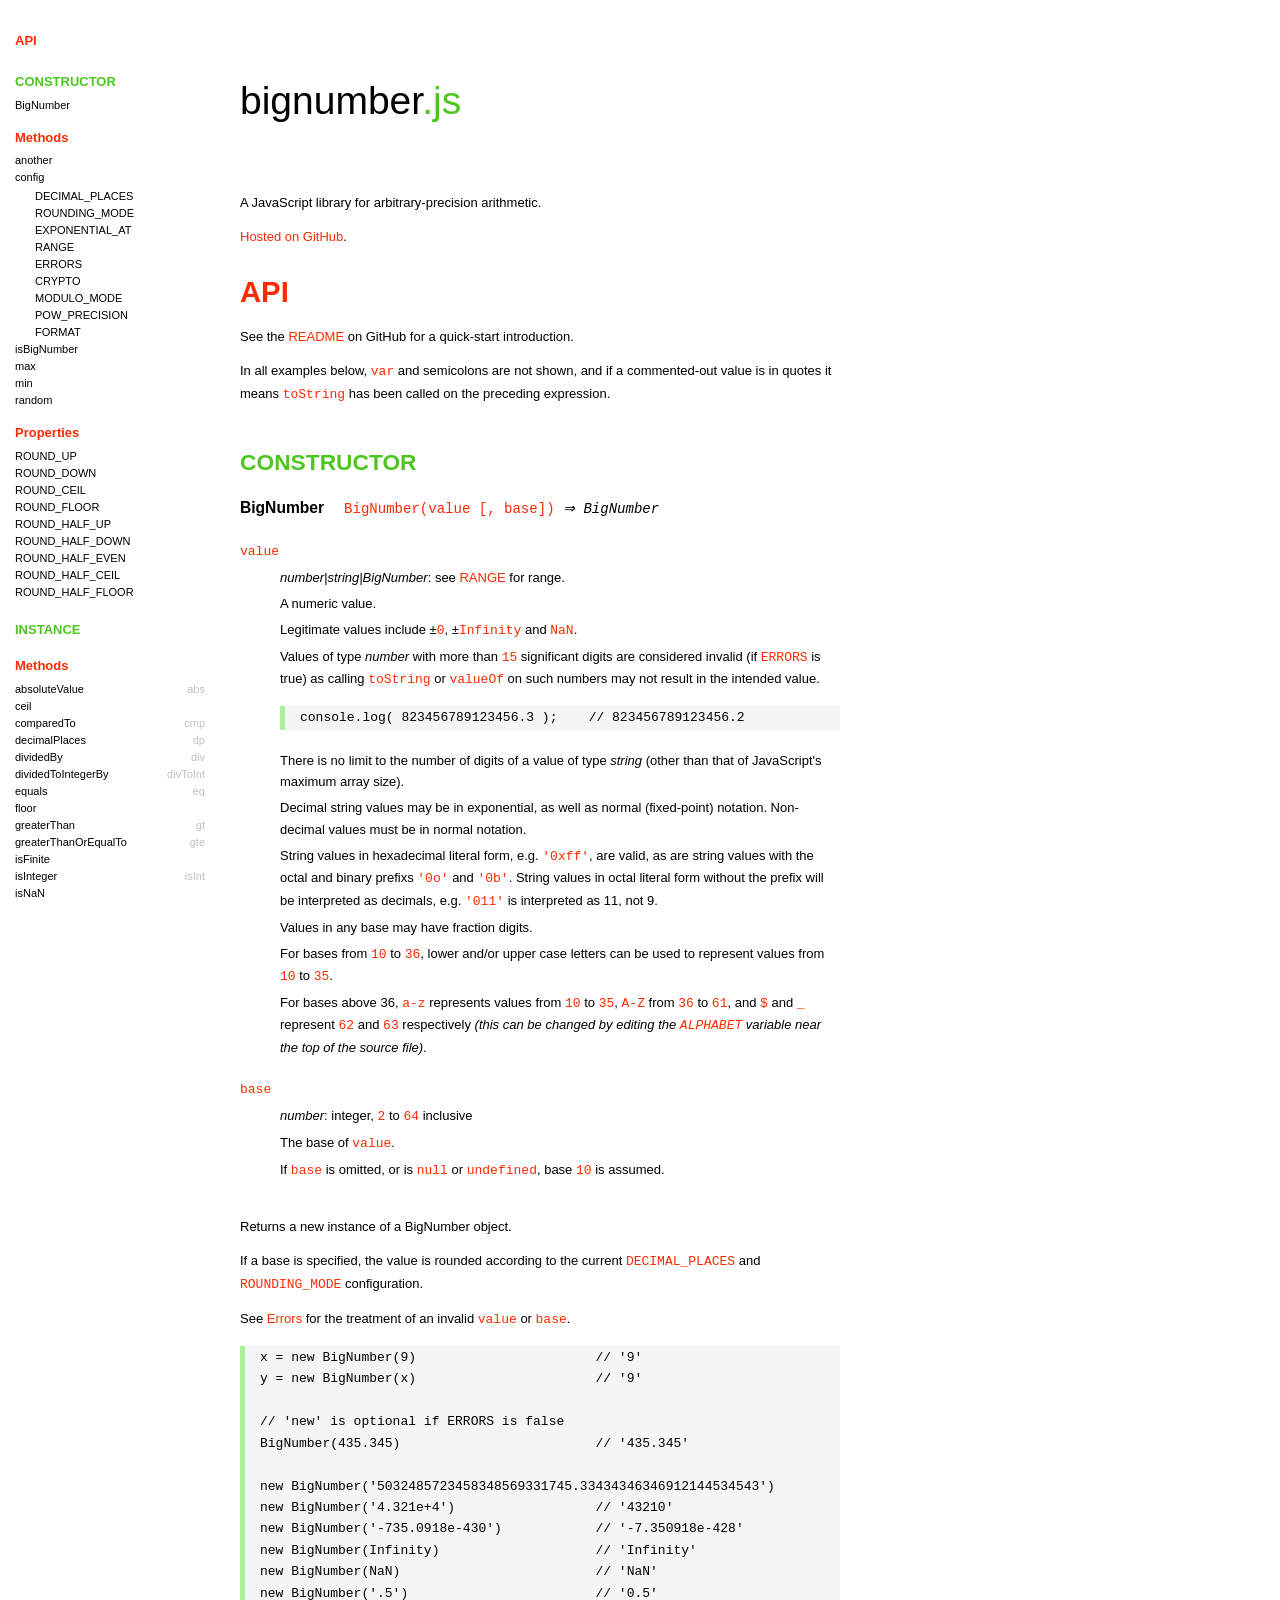
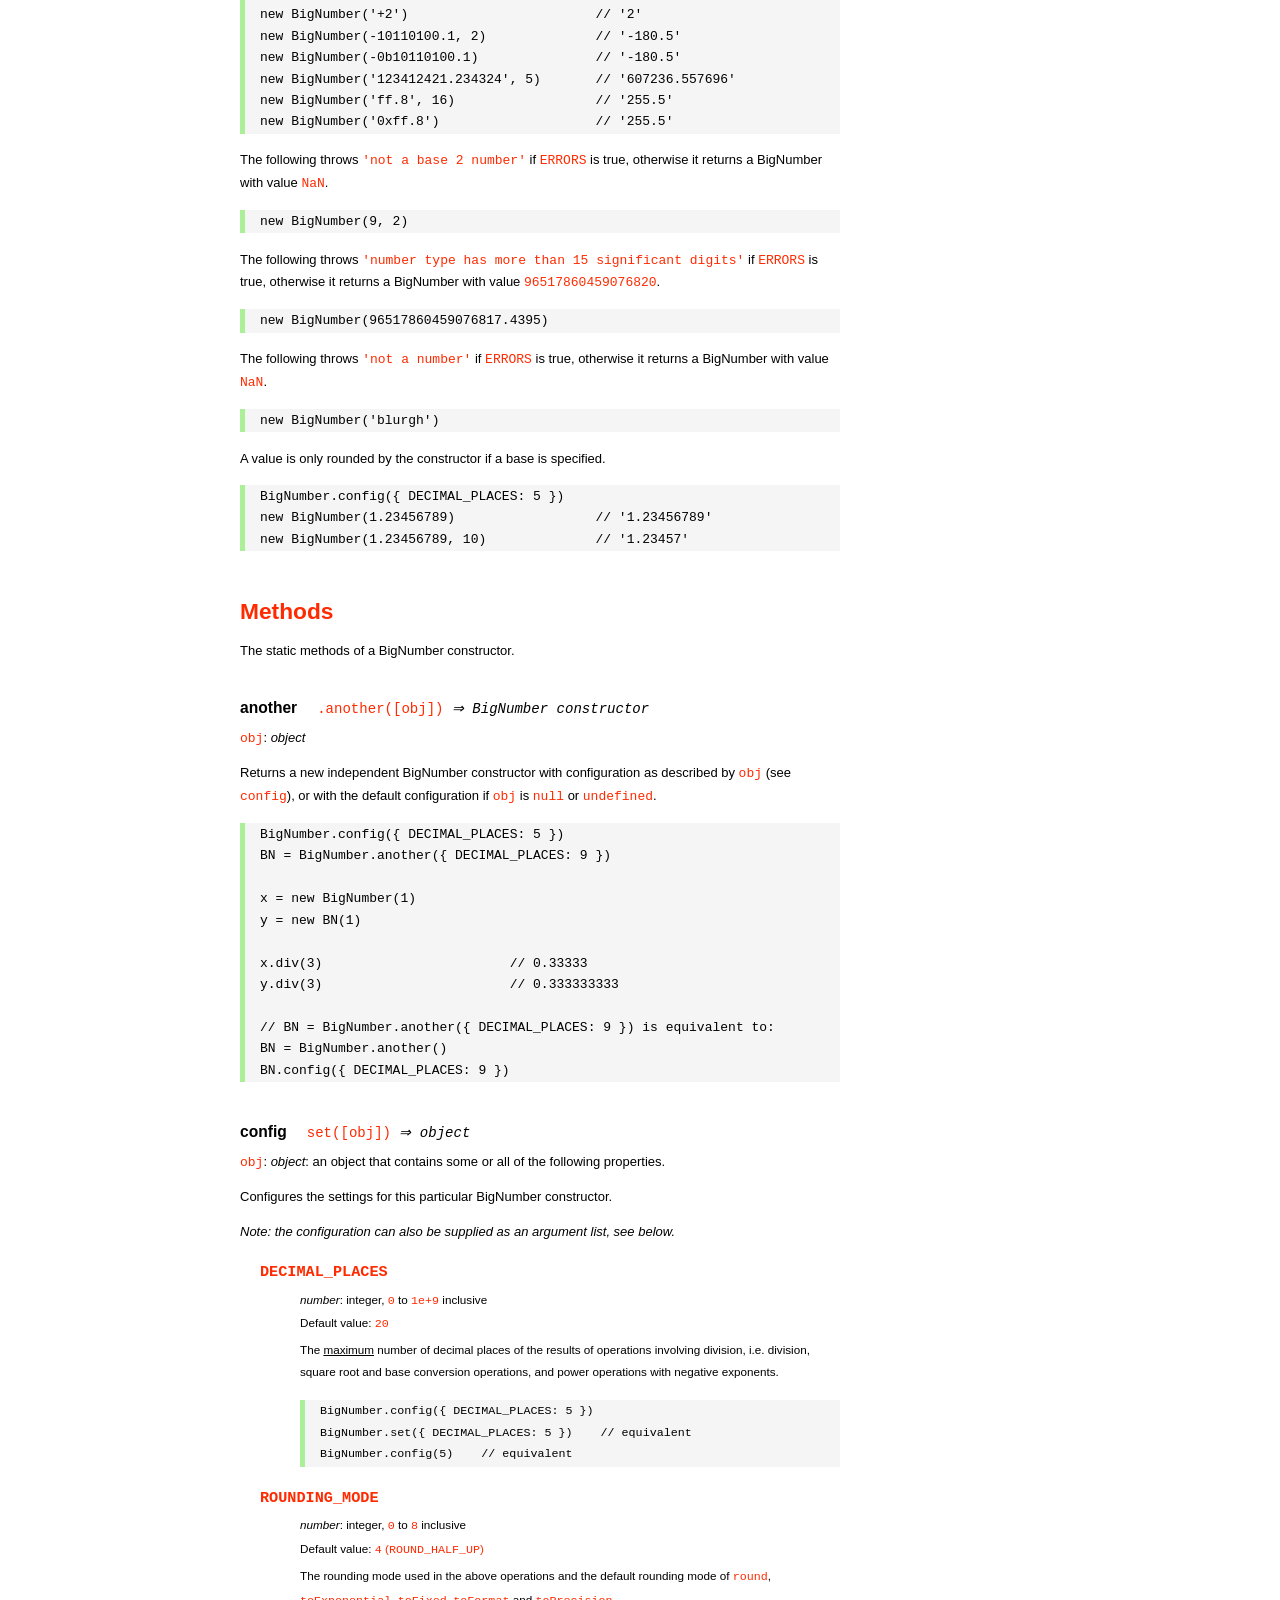
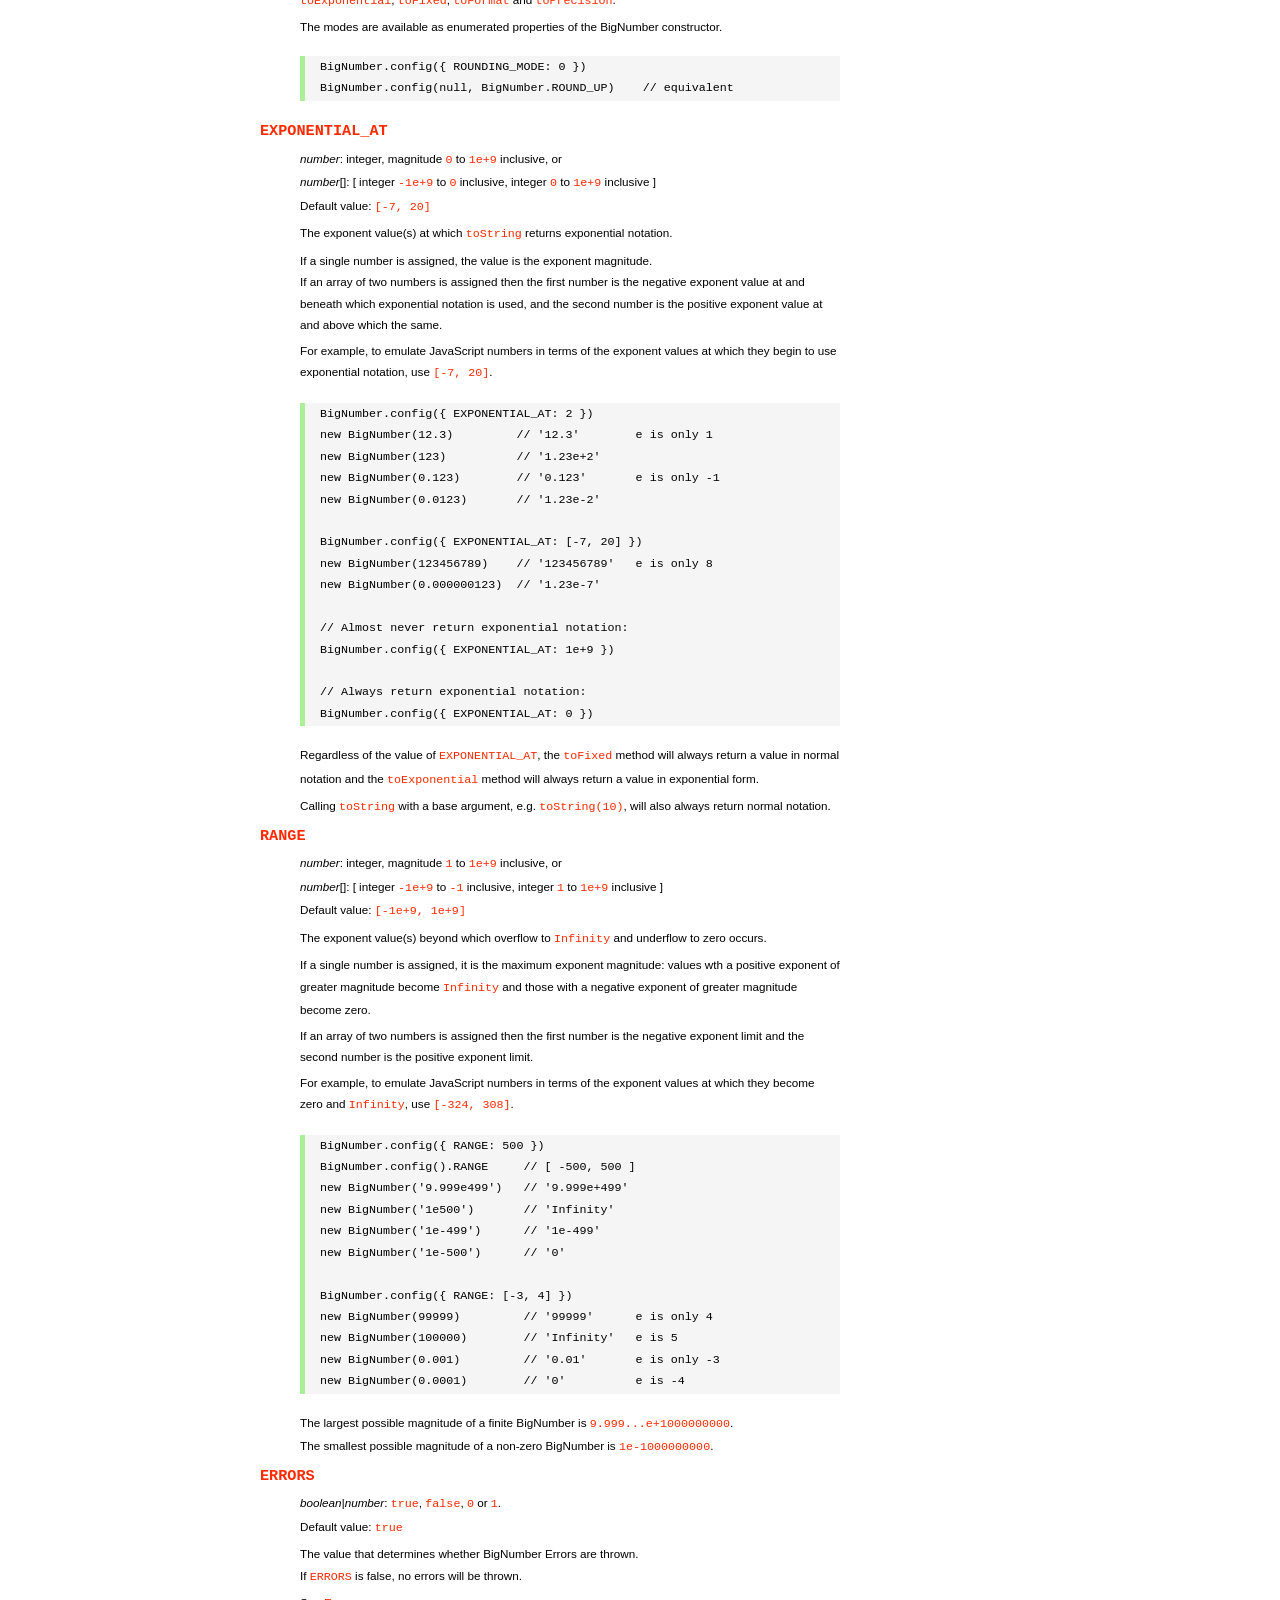
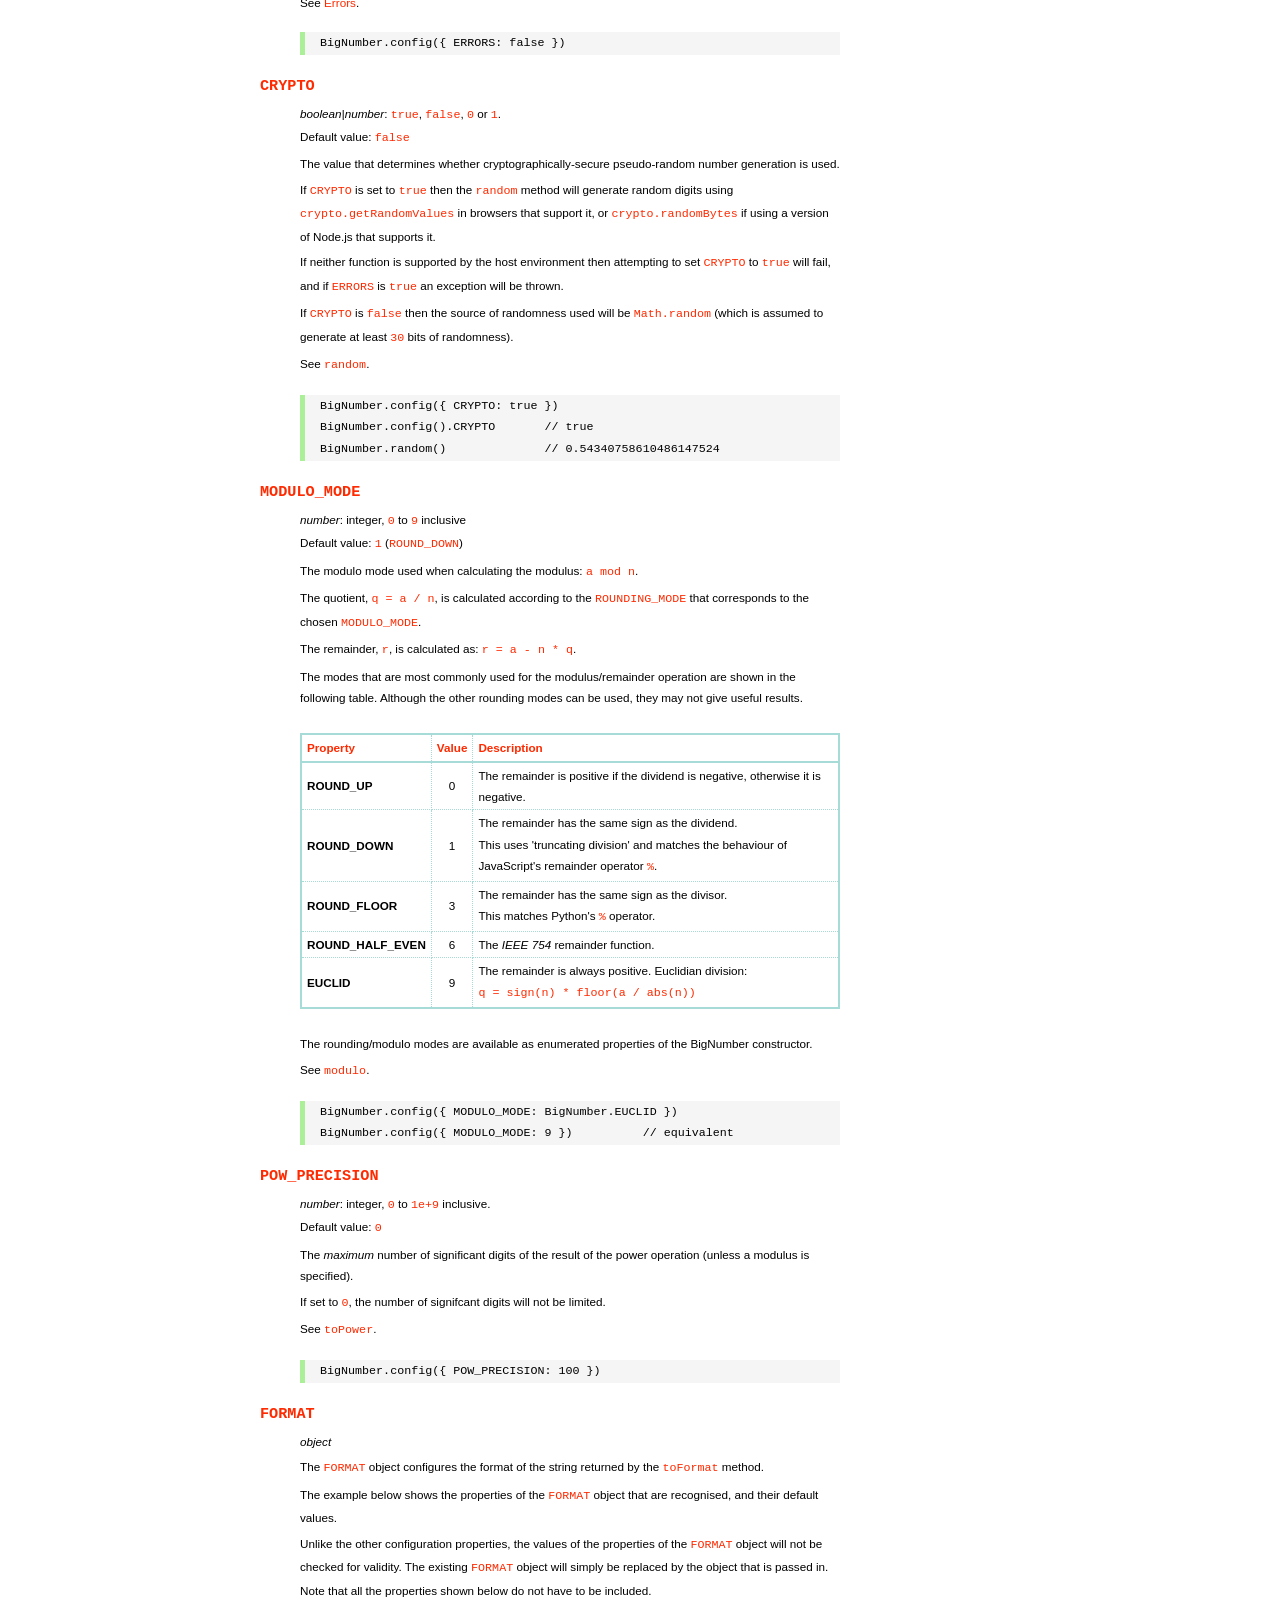
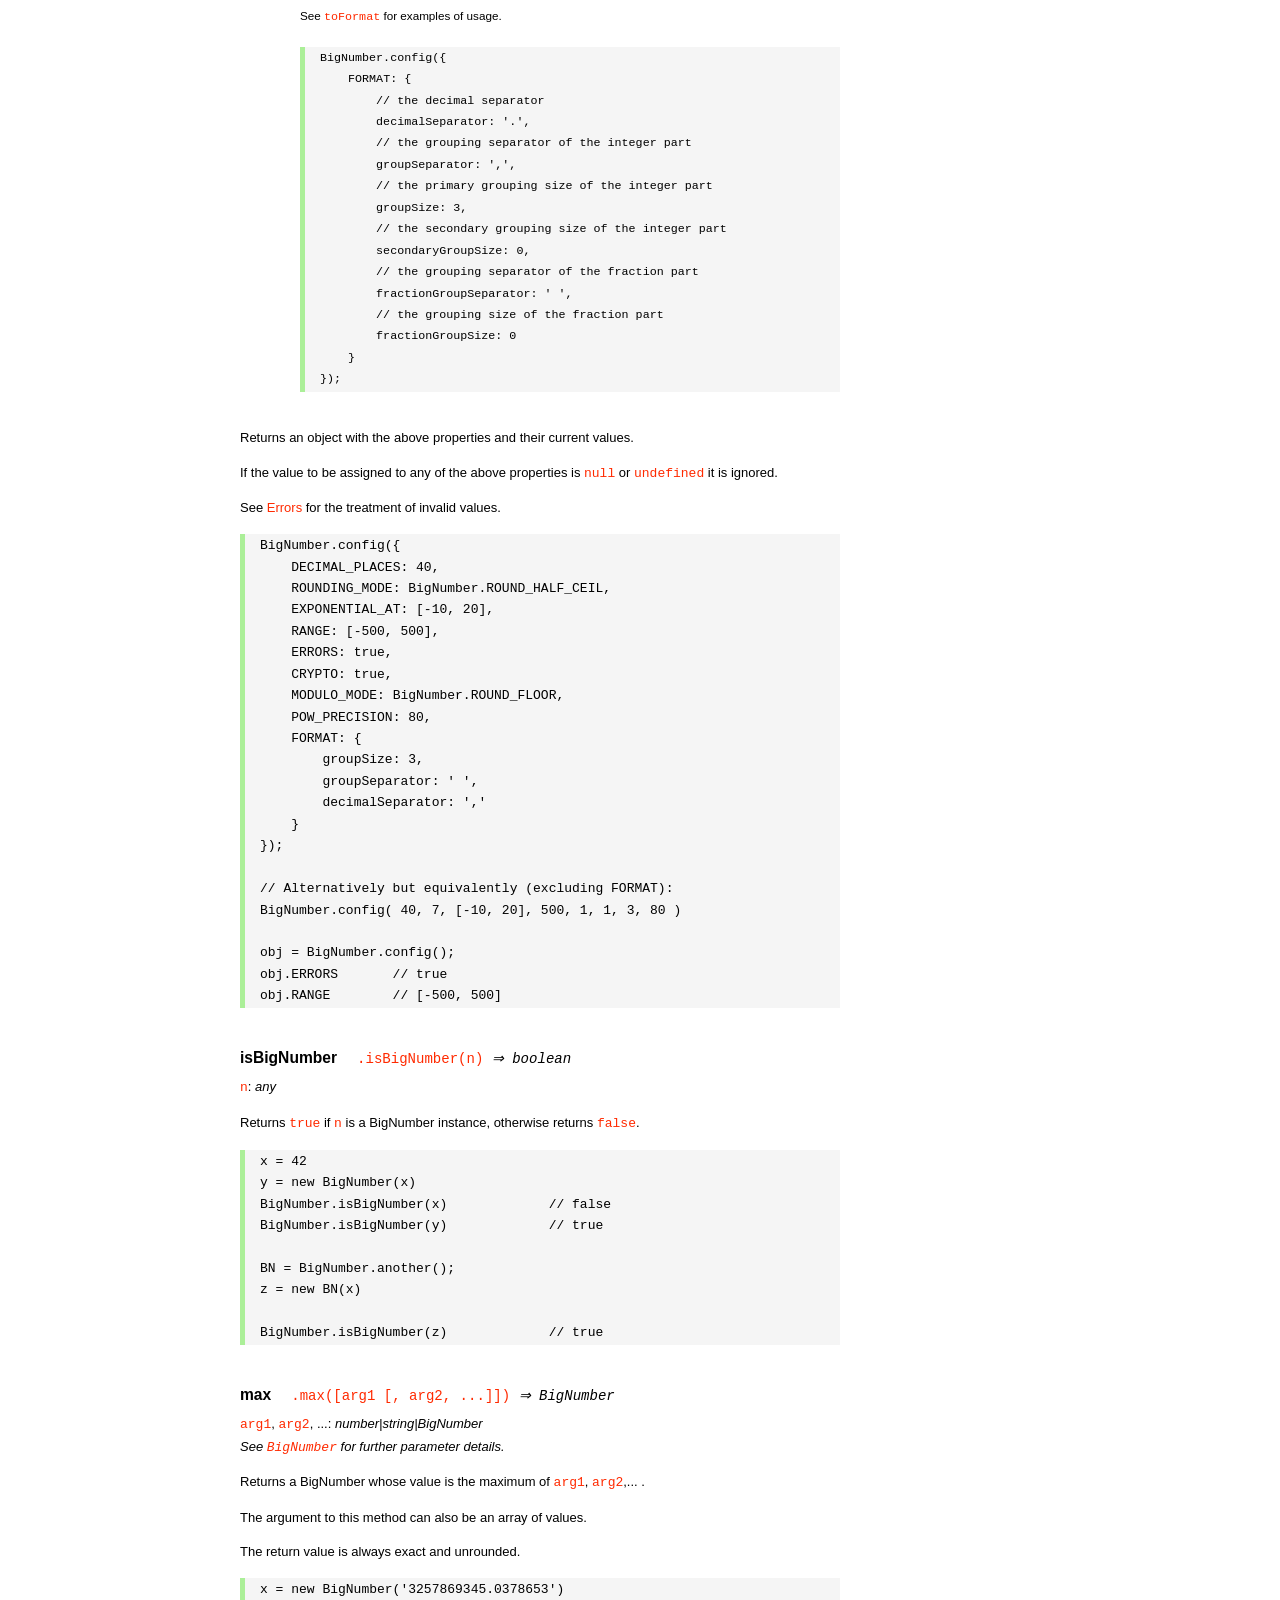
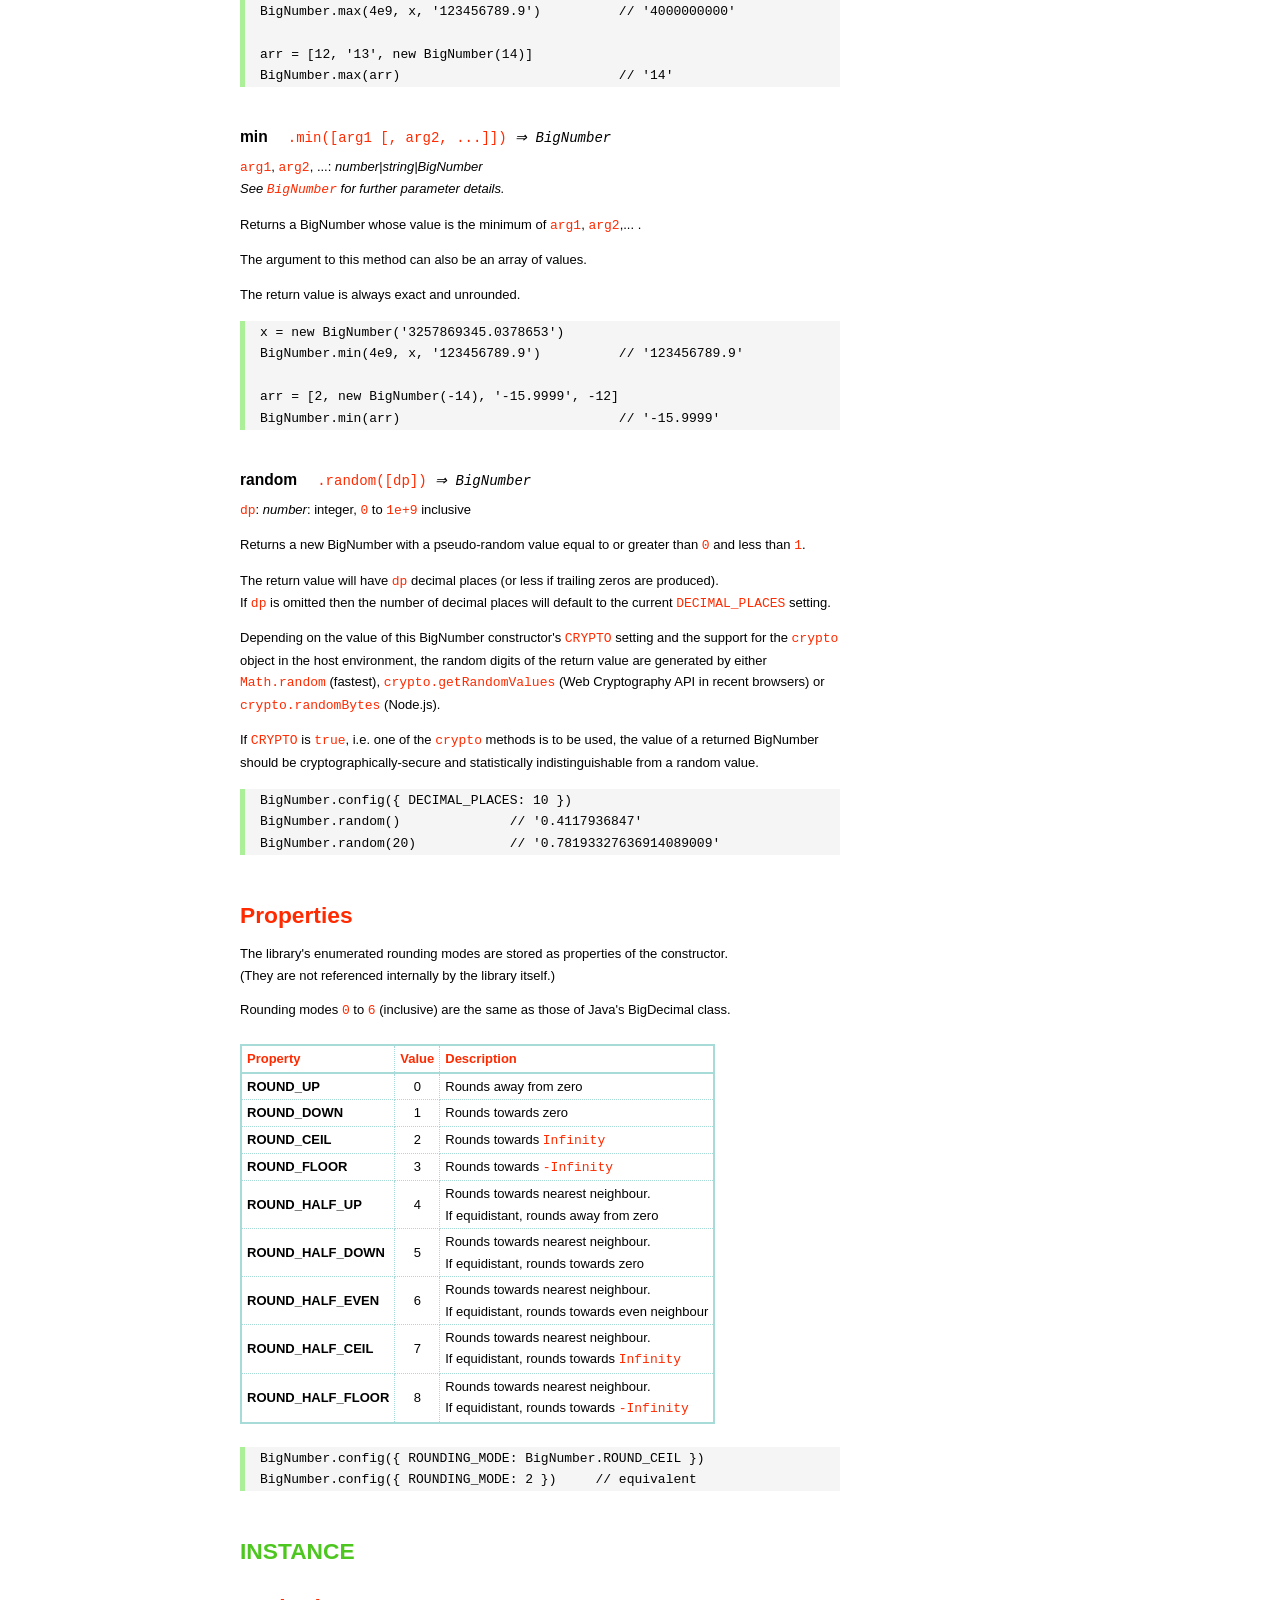
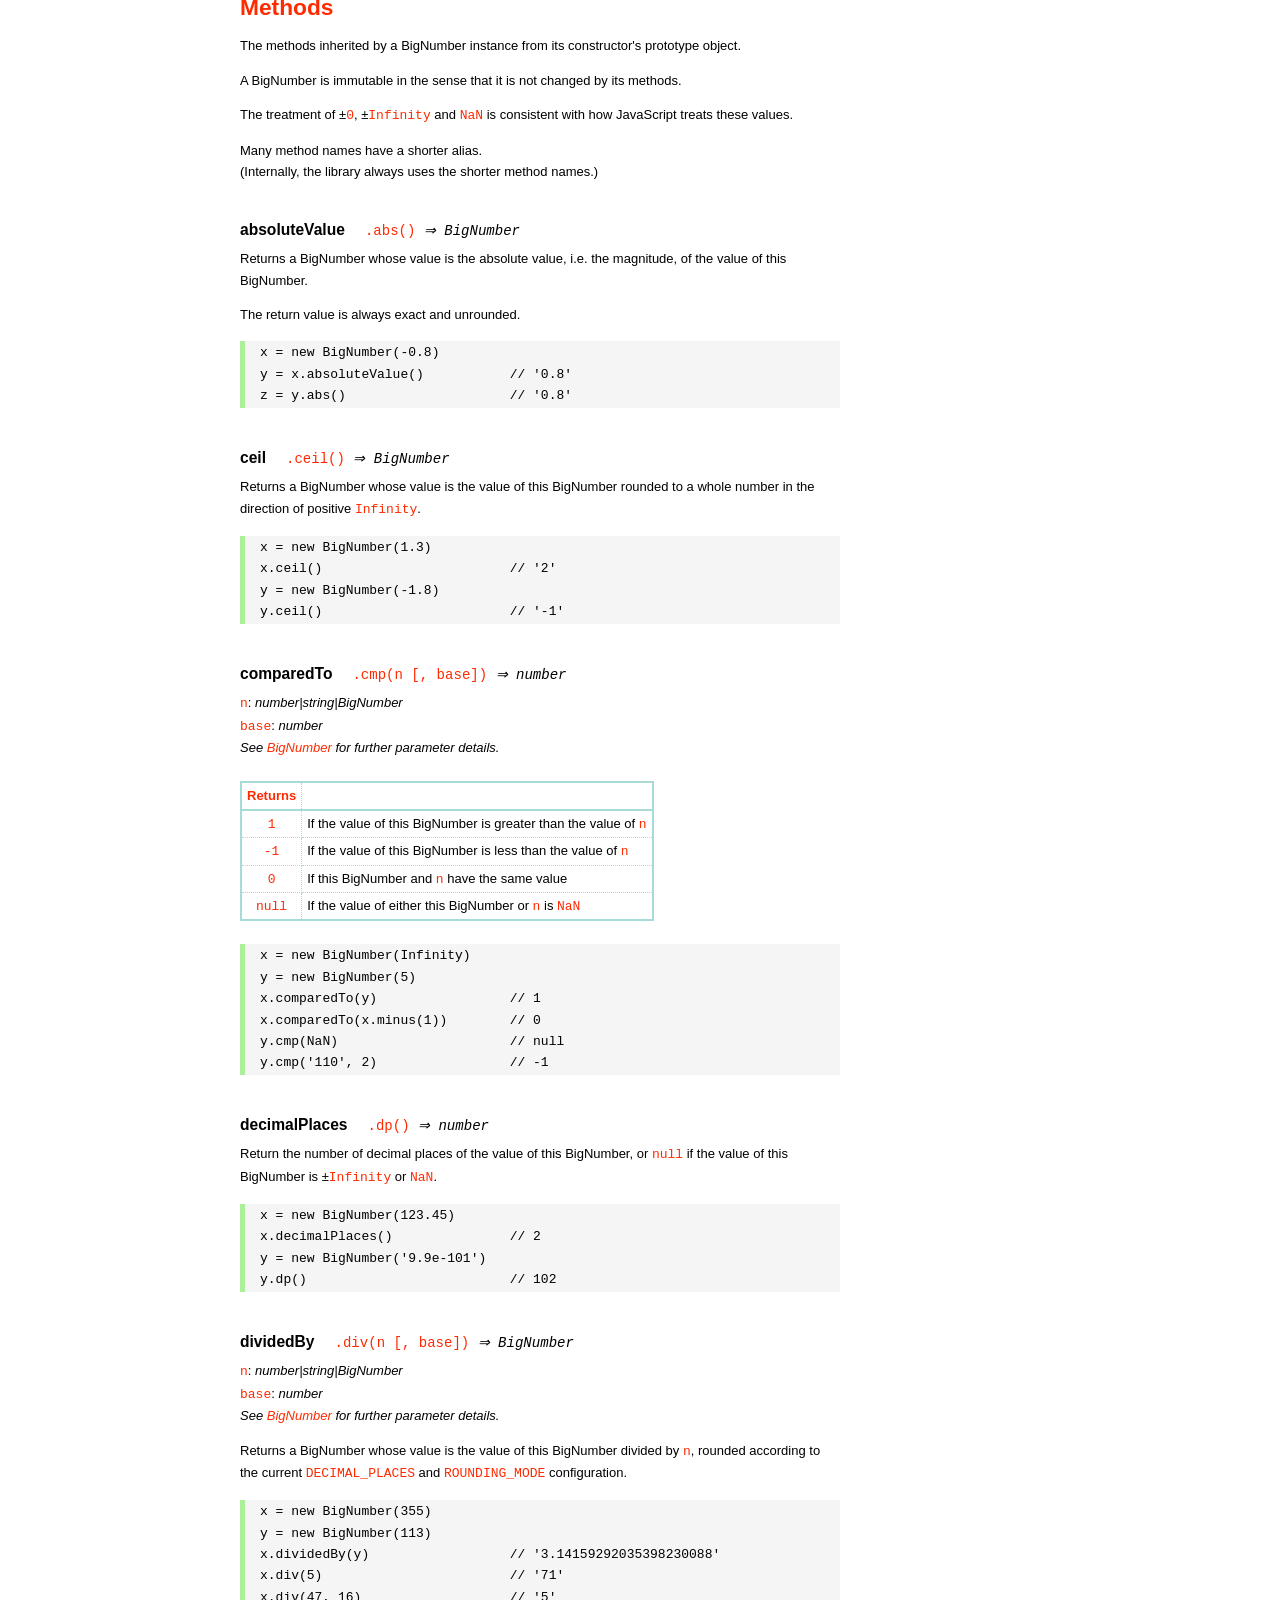
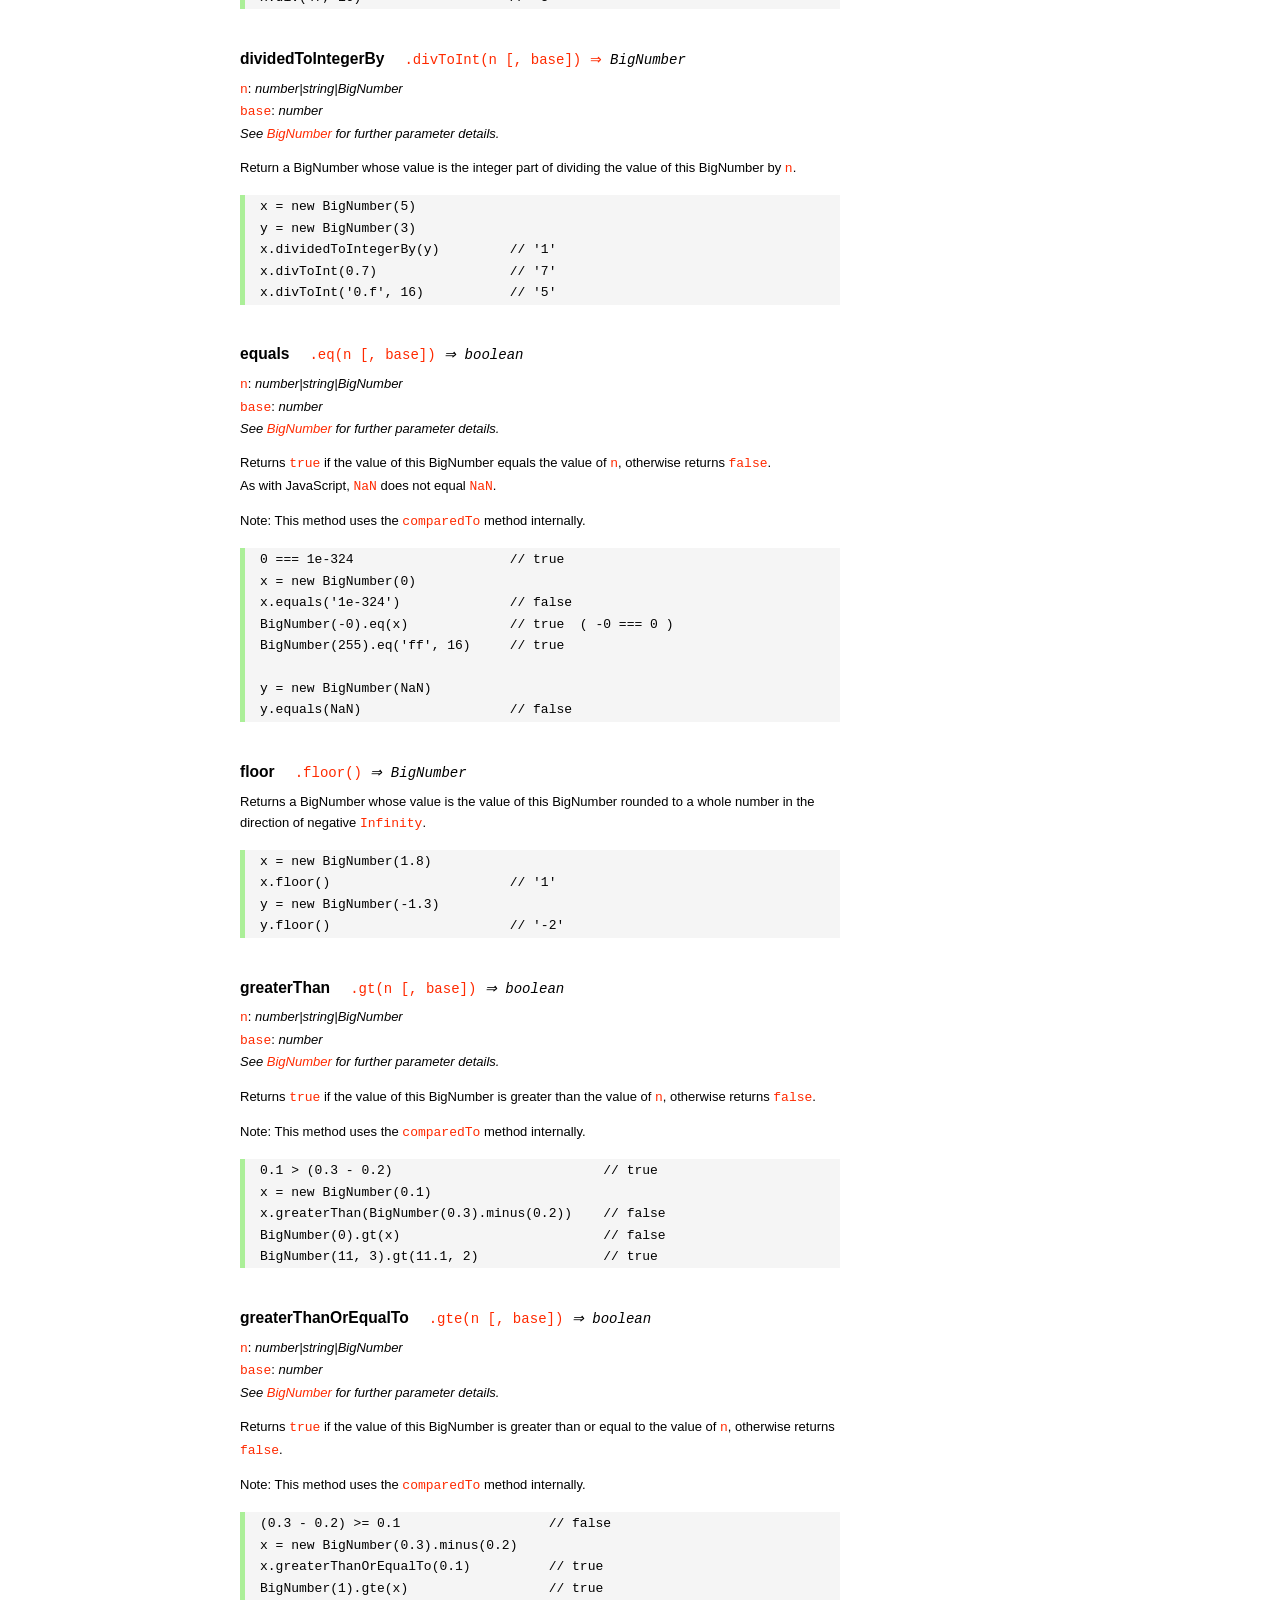
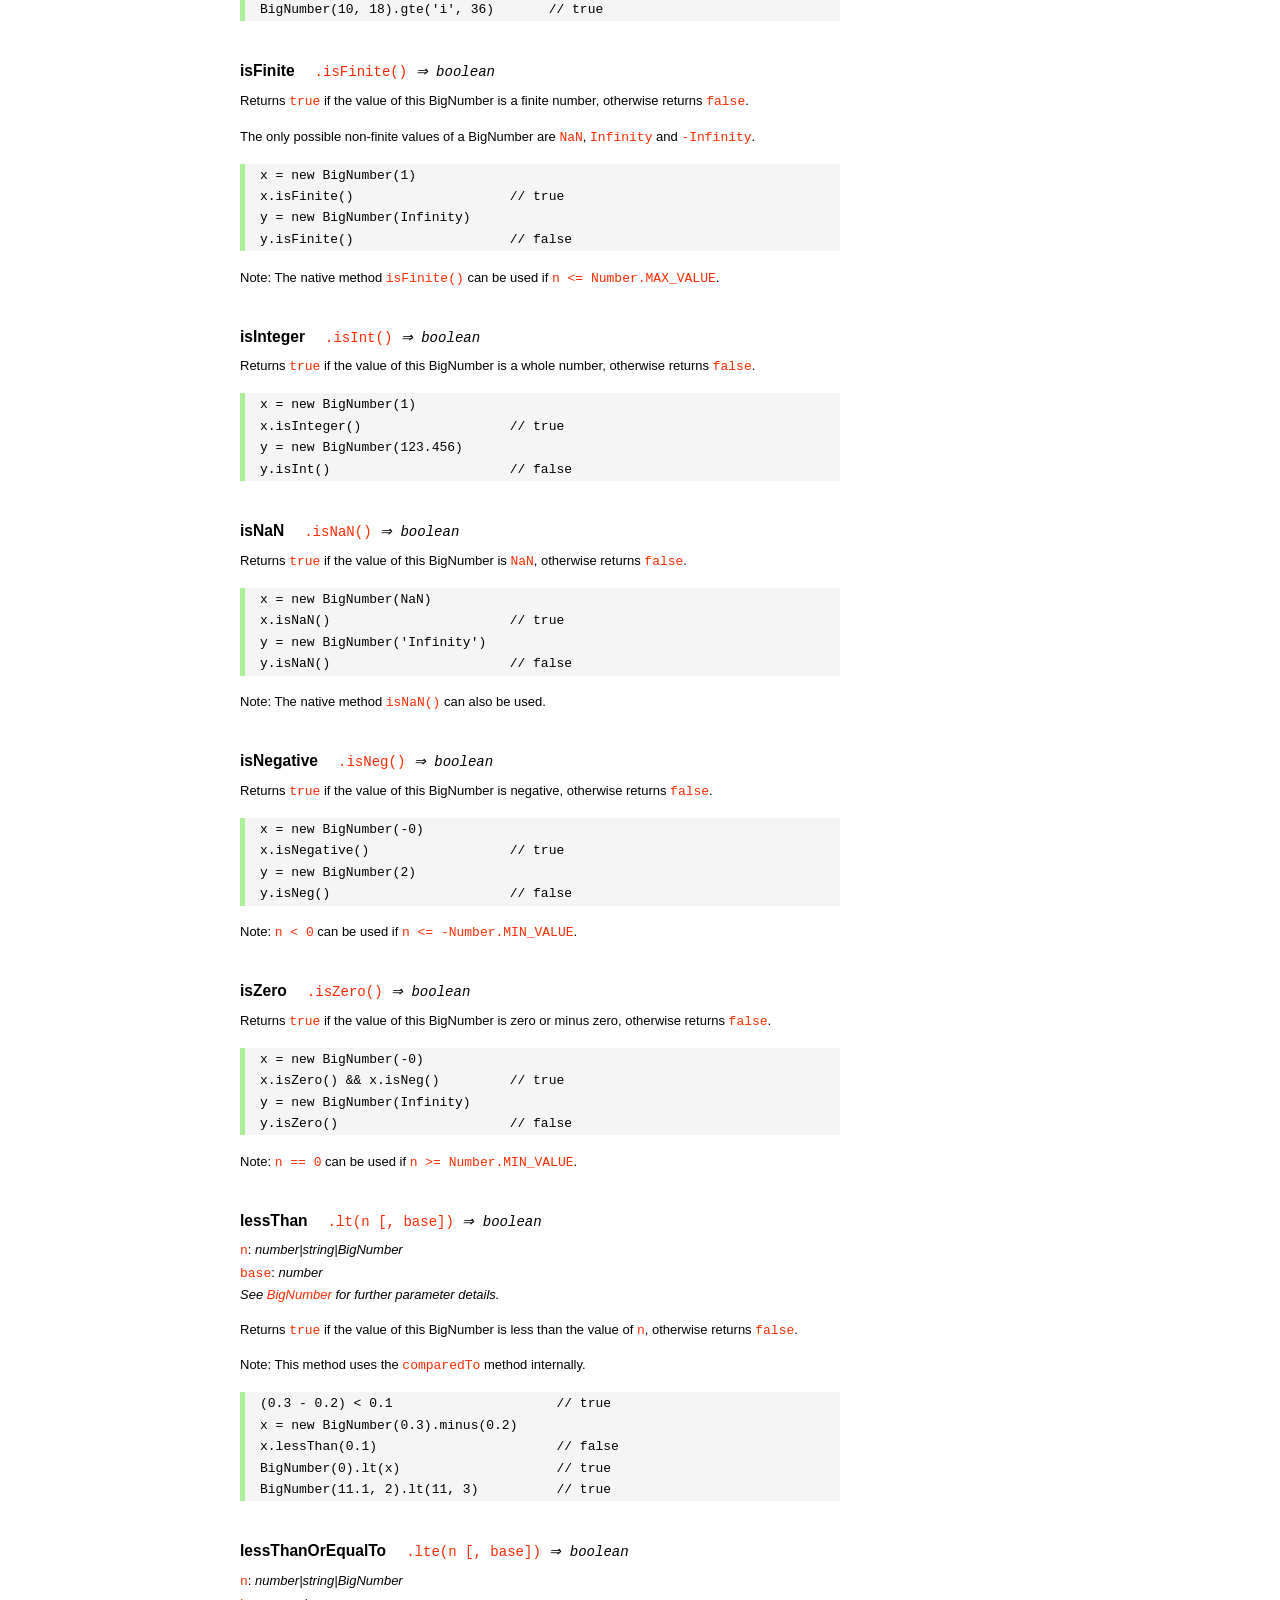
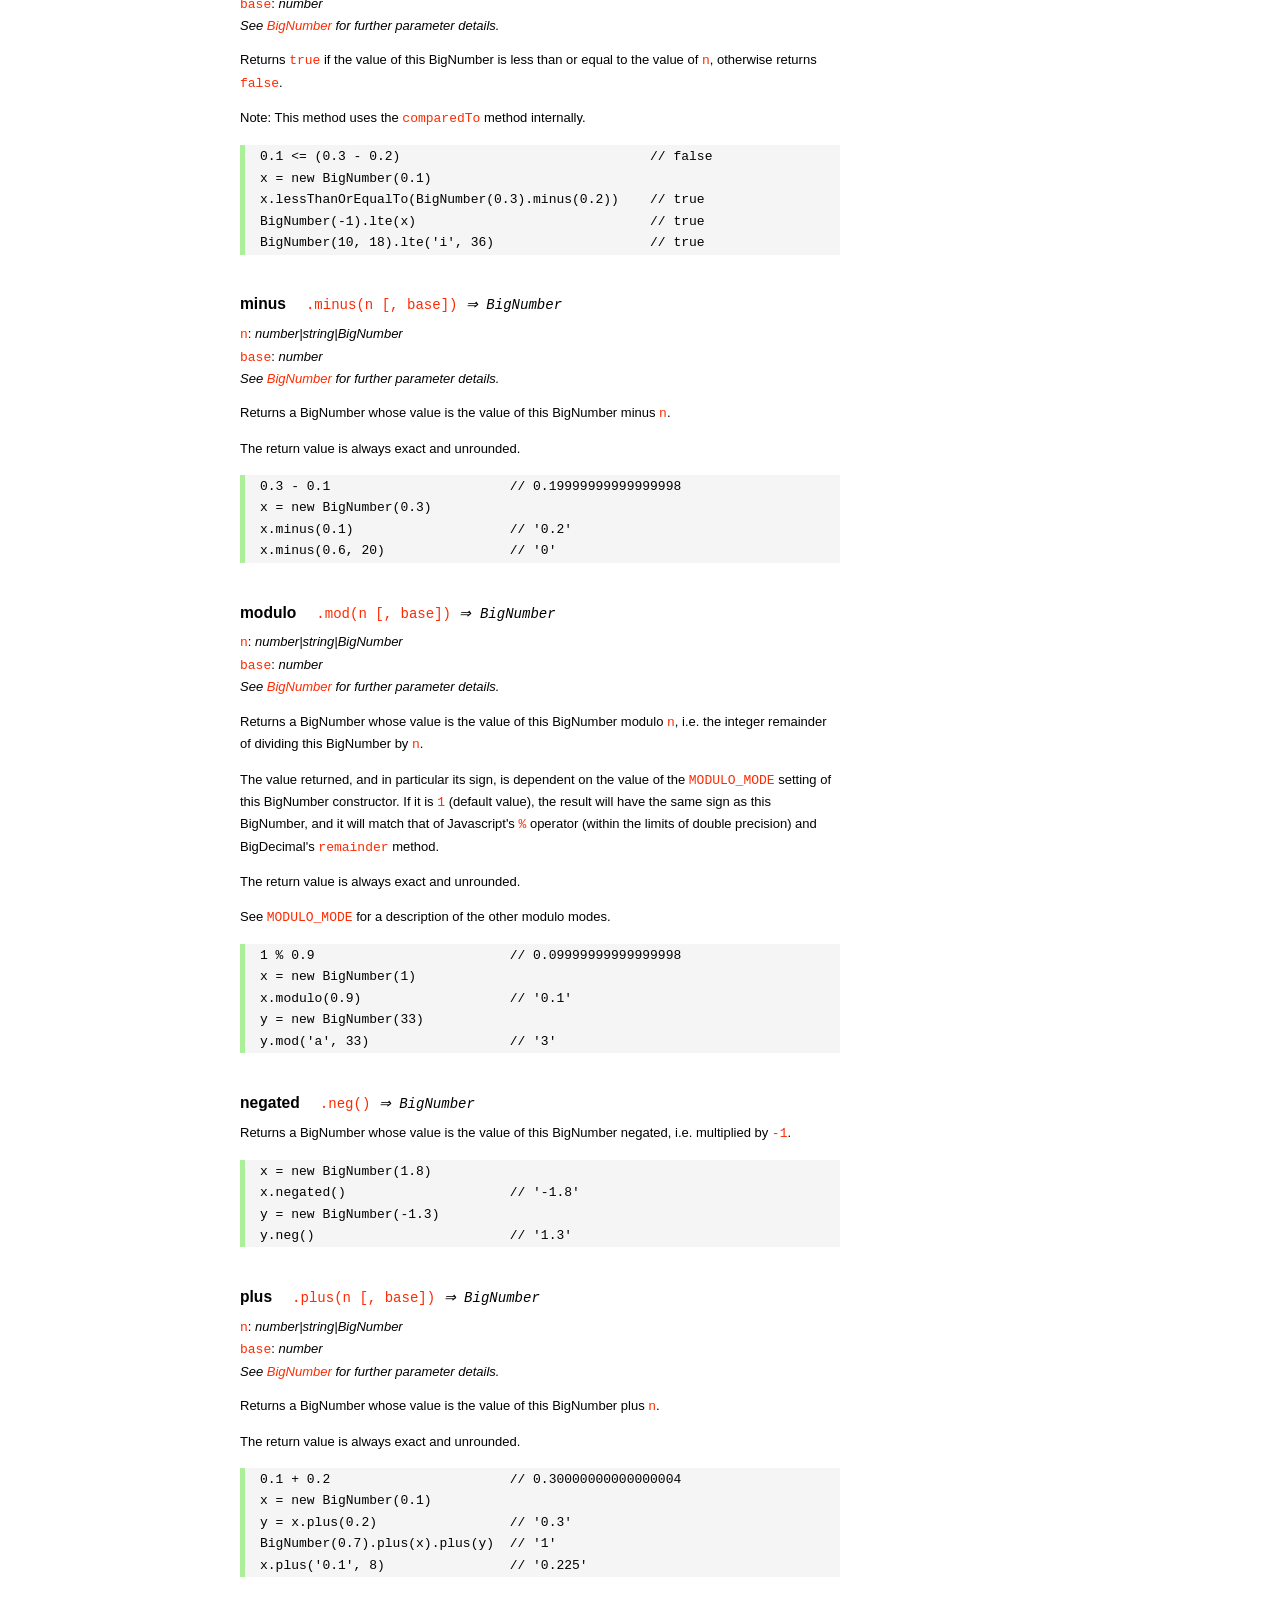
<file: backend/node_modules/bignumber.js/doc/API.html>
<!DOCTYPE HTML>
<html>
<head>
<meta charset="utf-8">
<meta http-equiv="X-UA-Compatible" content="IE=edge">
<meta name="Author" content="M Mclaughlin">
<title>bignumber.js API</title>
<style>
html{font-size:100%}
body{background:#fff;font-family:"Helvetica Neue",Helvetica,Arial,sans-serif;font-size:13px;
  line-height:1.65em;min-height:100%;margin:0}
body,i{color:#000}
.nav{background:#fff;position:fixed;top:0;bottom:0;left:0;width:200px;overflow-y:auto;
  padding:15px 0 30px 15px}
div.container{width:600px;margin:50px 0 50px 240px}
p{margin:0 0 1em;width:600px}
pre,ul{margin:1em 0}
h1,h2,h3,h4,h5{margin:0;padding:1.5em 0 0}
h1,h2{padding:.75em 0}
!h1{font:400 3em Consolas,monaco,monospace;color:#000;margin-bottom:1em}
h1{font:400 3em Verdana,sans-serif;color:#000;margin-bottom:1em}
h2{font-size:2.25em;color:#ff2a00}
h3{font-size:1.75em;color:#4dc71f}
h4{font-size:1.75em;color:#ff2a00;padding-bottom:.75em}
h5{font-size:1.2em;margin-bottom:.4em}
h6{font-size:1.1em;margin-bottom:0.8em;padding:0.5em 0}
dd{padding-top:.35em}
dt{padding-top:.5em}
b{font-weight:700}
dt b{font-size:1.3em}
a,a:visited{color:#ff2a00;text-decoration:none}
a:active,a:hover{outline:0;text-decoration:underline}
.nav a,.nav b,.nav a:visited{display:block;color:#ff2a00;font-weight:700; margin-top:15px}
.nav b{color:#4dc71f;margin-top:20px;cursor:default;width:auto}
ul{list-style-type:none;padding:0 0 0 20px}
.nav ul{line-height:14px;padding-left:0;margin:5px 0 0}
.nav ul a,.nav ul a:visited,span{display:inline;color:#000;font-family:Verdana,Geneva,sans-serif;
  font-size:11px;font-weight:400;margin:0}
.inset,ul.inset{margin-left:20px}
.inset{font-size:.9em}
.nav li{width:auto;margin:0 0 3px}
.alias{font-style:italic;margin-left:20px}
table{border-collapse:collapse;border-spacing:0;border:2px solid #a7dbd8;margin:1.75em 0;padding:0}
td,th{text-align:left;margin:0;padding:2px 5px;border:1px dotted #a7dbd8}
th{border-top:2px solid #a7dbd8;border-bottom:2px solid #a7dbd8;color:#ff2a00}
code,pre{font-family:Consolas, monaco, monospace;font-weight:400}
pre{background:#f5f5f5;white-space:pre-wrap;word-wrap:break-word;border-left:5px solid #abef98;
  padding:1px 0 1px 15px;margin:1.2em 0}
code,.nav-title{color:#ff2a00}
.end{margin-bottom:25px}
.centre{text-align:center}
.error-table{font-size:13px;width:100%}
#faq{margin:3em 0 0}
li span{float:right;margin-right:10px;color:#c0c0c0}
#js{font:inherit;color:#4dc71f}
</style>
</head>
<body>

  <div class="nav">

    <a class='nav-title' href="#">API</a>

    <b> CONSTRUCTOR </b>
    <ul>
      <li><a href="#bignumber">BigNumber</a></li>
    </ul>

    <a href="#methods">Methods</a>
    <ul>
      <li><a href="#another">another</a></li>
      <li><a href="#config" >config</a></li>
      <li>
        <ul class="inset">
          <li><a href="#decimal-places">DECIMAL_PLACES</a></li>
          <li><a href="#rounding-mode" >ROUNDING_MODE</a></li>
          <li><a href="#exponential-at">EXPONENTIAL_AT</a></li>
          <li><a href="#range"         >RANGE</a></li>
          <li><a href="#errors"        >ERRORS</a></li>
          <li><a href="#crypto"        >CRYPTO</a></li>
          <li><a href="#modulo-mode"   >MODULO_MODE</a></li>
          <li><a href="#pow-precision" >POW_PRECISION</a></li>
          <li><a href="#format"        >FORMAT</a></li>
        </ul>
      </li>
      <li><a href="#is-bignumber">isBigNumber</a></li>
      <li><a href="#max">max</a></li>
      <li><a href="#min">min</a></li>
      <li><a href="#random">random</a></li>
    </ul>

    <a href="#constructor-properties">Properties</a>
    <ul>
      <li><a href="#round-up"        >ROUND_UP</a></li>
      <li><a href="#round-down"      >ROUND_DOWN</a></li>
      <li><a href="#round-ceil"      >ROUND_CEIL</a></li>
      <li><a href="#round-floor"     >ROUND_FLOOR</a></li>
      <li><a href="#round-half-up"   >ROUND_HALF_UP</a></li>
      <li><a href="#round-half-down" >ROUND_HALF_DOWN</a></li>
      <li><a href="#round-half-even" >ROUND_HALF_EVEN</a></li>
      <li><a href="#round-half-ceil" >ROUND_HALF_CEIL</a></li>
      <li><a href="#round-half-floor">ROUND_HALF_FLOOR</a></li>
    </ul>

    <b> INSTANCE </b>

    <a href="#prototype-methods">Methods</a>
    <ul>
      <li><a href="#abs"    >absoluteValue       </a><span>abs</span>     </li>
      <li><a href="#ceil"   >ceil                </a>                     </li>
      <li><a href="#cmp"    >comparedTo          </a><span>cmp</span>     </li>
      <li><a href="#dp"     >decimalPlaces       </a><span>dp</span>      </li>
      <li><a href="#div"    >dividedBy           </a><span>div</span>     </li>
      <li><a href="#divInt" >dividedToIntegerBy  </a><span>divToInt</span></li>
      <li><a href="#eq"     >equals              </a><span>eq</span>      </li>
      <li><a href="#floor"  >floor               </a>                     </li>
      <li><a href="#gt"     >greaterThan         </a><span>gt</span>      </li>
      <li><a href="#gte"    >greaterThanOrEqualTo</a><span>gte</span>     </li>
      <li><a href="#isF"    >isFinite            </a>                     </li>
      <li><a href="#isInt"  >isInteger           </a><span>isInt</span>   </li>
      <li><a href="#isNaN"  >isNaN               </a>                     </li>
      <li><a href="#isNeg"  >isNegative          </a><span>isNeg</span>   </li>
      <li><a href="#isZ"    >isZero              </a>                     </li>
      <li><a href="#lt"     >lessThan            </a><span>lt</span>      </li>
      <li><a href="#lte"    >lessThanOrEqualTo   </a><span>lte</span>     </li>
      <li><a href="#minus"  >minus               </a><span>sub</span>     </li>
      <li><a href="#mod"    >modulo              </a><span>mod</span>     </li>
      <li><a href="#neg"    >negated             </a><span>neg</span>     </li>
      <li><a href="#plus"   >plus                </a><span>add</span>     </li>
      <li><a href="#sd"     >precision           </a><span>sd</span>      </li>
      <li><a href="#round"  >round               </a>                     </li>
      <li><a href="#shift"  >shift               </a>                     </li>
      <li><a href="#sqrt"   >squareRoot          </a><span>sqrt</span>    </li>
      <li><a href="#times"  >times               </a><span>mul</span>     </li>
      <li><a href="#toD"    >toDigits            </a>                     </li>
      <li><a href="#toE"    >toExponential       </a>                     </li>
      <li><a href="#toFix"  >toFixed             </a>                     </li>
      <li><a href="#toFor"  >toFormat            </a>                     </li>
      <li><a href="#toFr"   >toFraction          </a>                     </li>
      <li><a href="#toJSON" >toJSON              </a>                     </li>
      <li><a href="#toN"    >toNumber            </a>                     </li>
      <li><a href="#pow"    >toPower             </a><span>pow</span>     </li>
      <li><a href="#toP"    >toPrecision         </a>                     </li>
      <li><a href="#toS"    >toString            </a>                     </li>
      <li><a href="#trunc"  >truncated           </a><span>trunc</span>   </li>
      <li><a href="#valueOf">valueOf             </a>                     </li>
    </ul>

    <a href="#instance-properties">Properties</a>
    <ul>
      <li><a href="#coefficient">c: coefficient</a></li>
      <li><a href="#exponent"   >e: exponent</a></li>
      <li><a href="#sign"       >s: sign</a></li>
    </ul>

    <a href="#zero-nan-infinity">Zero, NaN &amp; Infinity</a>
    <a href="#Errors">Errors</a>
    <a class='end' href="#faq">FAQ</a>

  </div>

  <div class="container">

    <h1>bignumber<span id='js'>.js</span></h1>

    <p>A JavaScript library for arbitrary-precision arithmetic.</p>
    <p><a href="https://github.com/MikeMcl/bignumber.js">Hosted on GitHub</a>. </p>

    <h2>API</h2>

    <p>
      See the <a href='https://github.com/MikeMcl/bignumber.js'>README</a> on GitHub for a
      quick-start introduction.
    </p>
    <p>
      In all examples below, <code>var</code> and semicolons are not shown, and if a commented-out
      value is in quotes it means <code>toString</code> has been called on the preceding expression.
    </p>


    <h3>CONSTRUCTOR</h3>

    <h5 id="bignumber">
      BigNumber<code class='inset'>BigNumber(value [, base]) <i>&rArr; BigNumber</i></code>
    </h5>
    <dl>
      <dt><code>value</code></dt>
      <dd>
        <i>number|string|BigNumber</i>: see <a href='#range'>RANGE</a> for
        range.
      </dd>
      <dd>
        A numeric value.
      </dd>
      <dd>
        Legitimate values include &plusmn;<code>0</code>, &plusmn;<code>Infinity</code> and
        <code>NaN</code>.
      </dd>
      <dd>
        Values of type <em>number</em> with more than <code>15</code> significant digits are
        considered invalid (if <a href='#errors'><code>ERRORS</code></a> is true) as calling
        <code><a href='#toS'>toString</a></code> or <code><a href='#valueOf'>valueOf</a></code> on
        such numbers may not result in the intended value.
        <pre>console.log( 823456789123456.3 );    // 823456789123456.2</pre>
      </dd>
      <dd>
        There is no limit to the number of digits of a value of type <em>string</em> (other than
        that of JavaScript's maximum array size).
      </dd>
      <dd>
        Decimal string values may be in exponential, as well as normal (fixed-point) notation.
        Non-decimal values must be in normal notation.
      </dd>
      <dd>
        String values in hexadecimal literal form, e.g. <code>'0xff'</code>, are valid, as are
        string values with the octal and binary prefixs <code>'0o'</code> and <code>'0b'</code>.
        String values in octal literal form without the prefix will be interpreted as
        decimals, e.g. <code>'011'</code> is interpreted as 11, not 9.
      </dd>
      <dd>Values in any base may have fraction digits.</dd>
      <dd>
        For bases from <code>10</code> to <code>36</code>, lower and/or upper case letters can be
        used to represent values from <code>10</code> to <code>35</code>.
      </dd>
      <dd>
        For bases above 36, <code>a-z</code> represents values from <code>10</code> to
        <code>35</code>, <code>A-Z</code> from <code>36</code> to <code>61</code>, and
        <code>$</code> and <code>_</code> represent <code>62</code> and <code>63</code> respectively
        <i>(this can be changed by editing the <code>ALPHABET</code> variable near the top of the
        source file)</i>.
      </dd>
    </dl>
    <dl>
      <dt><code>base</code></dt>
      <dd>
        <i>number</i>: integer, <code>2</code> to <code>64</code> inclusive
      </dd>
      <dd>The base of <code>value</code>.</dd>
      <dd>
        If <code>base</code> is omitted, or is <code>null</code> or <code>undefined</code>, base
        <code>10</code> is assumed.
      </dd>
    </dl>
    <br />
    <p>Returns a new instance of a BigNumber object.</p>
    <p>
      If a base is specified, the value is rounded according to
      the current <a href='#decimal-places'><code>DECIMAL_PLACES</code></a> and
      <a href='#rounding-mode'><code>ROUNDING_MODE</code></a> configuration.
    </p>
    <p>
      See <a href='#Errors'>Errors</a> for the treatment of an invalid <code>value</code> or
      <code>base</code>.
    </p>
    <pre>
x = new BigNumber(9)                       // '9'
y = new BigNumber(x)                       // '9'

// 'new' is optional if ERRORS is false
BigNumber(435.345)                         // '435.345'

new BigNumber('5032485723458348569331745.33434346346912144534543')
new BigNumber('4.321e+4')                  // '43210'
new BigNumber('-735.0918e-430')            // '-7.350918e-428'
new BigNumber(Infinity)                    // 'Infinity'
new BigNumber(NaN)                         // 'NaN'
new BigNumber('.5')                        // '0.5'
new BigNumber('+2')                        // '2'
new BigNumber(-10110100.1, 2)              // '-180.5'
new BigNumber(-0b10110100.1)               // '-180.5'
new BigNumber('123412421.234324', 5)       // '607236.557696'
new BigNumber('ff.8', 16)                  // '255.5'
new BigNumber('0xff.8')                    // '255.5'</pre>
    <p>
      The following throws <code>'not a base 2 number'</code> if
      <a href='#errors'><code>ERRORS</code></a> is true, otherwise it returns a BigNumber with value
      <code>NaN</code>.
    </p>
    <pre>new BigNumber(9, 2)</pre>
    <p>
      The following throws <code>'number type has more than 15 significant digits'</code> if
      <a href='#errors'><code>ERRORS</code></a> is true, otherwise it returns a BigNumber with value
      <code>96517860459076820</code>.
    </p>
    <pre>new BigNumber(96517860459076817.4395)</pre>
    <p>
      The following throws <code>'not a number'</code> if <a href='#errors'><code>ERRORS</code></a>
      is true, otherwise it returns a BigNumber with value <code>NaN</code>.
    </p>
    <pre>new BigNumber('blurgh')</pre>
    <p>
      A value is only rounded by the constructor if a base is specified.
    </p>
    <pre>BigNumber.config({ DECIMAL_PLACES: 5 })
new BigNumber(1.23456789)                  // '1.23456789'
new BigNumber(1.23456789, 10)              // '1.23457'</pre>



    <h4 id="methods">Methods</h4>
     <p>The static methods of a BigNumber constructor.</p>




    <h5 id="another">
       another<code class='inset'>.another([obj]) <i>&rArr; BigNumber constructor</i></code>
    </h5>
    <p><code>obj</code>: <i>object</i></p>
    <p>
      Returns a new independent BigNumber constructor with configuration as described by
      <code>obj</code> (see <a href='#config'><code>config</code></a>), or with the default
      configuration if <code>obj</code> is <code>null</code> or <code>undefined</code>.
    </p>
    <pre>BigNumber.config({ DECIMAL_PLACES: 5 })
BN = BigNumber.another({ DECIMAL_PLACES: 9 })

x = new BigNumber(1)
y = new BN(1)

x.div(3)                        // 0.33333
y.div(3)                        // 0.333333333

// BN = BigNumber.another({ DECIMAL_PLACES: 9 }) is equivalent to:
BN = BigNumber.another()
BN.config({ DECIMAL_PLACES: 9 })</pre>



    <h5 id="config">config<code class='inset'>set([obj]) <i>&rArr; object</i></code></h5>
    <p>
      <code>obj</code>: <i>object</i>: an object that contains some or all of the following
      properties.
    </p>
    <p>Configures the settings for this particular BigNumber constructor.</p>
    <p><i>Note: the configuration can also be supplied as an argument list, see below.</i></p>
    <dl class='inset'>
      <dt id="decimal-places"><code><b>DECIMAL_PLACES</b></code></dt>
      <dd>
        <i>number</i>: integer, <code>0</code> to <code>1e+9</code> inclusive<br />
        Default value: <code>20</code>
      </dd>
      <dd>
        The <u>maximum</u> number of decimal places of the results of operations involving
        division, i.e. division, square root and base conversion operations, and power
        operations with negative exponents.<br />
      </dd>
      <dd>
      <pre>BigNumber.config({ DECIMAL_PLACES: 5 })
BigNumber.set({ DECIMAL_PLACES: 5 })    // equivalent
BigNumber.config(5)    // equivalent</pre>
      </dd>



      <dt id="rounding-mode"><code><b>ROUNDING_MODE</b></code></dt>
      <dd>
        <i>number</i>: integer, <code>0</code> to <code>8</code> inclusive<br />
        Default value: <code>4</code> <a href="#round-half-up">(<code>ROUND_HALF_UP</code>)</a>
      </dd>
      <dd>
        The rounding mode used in the above operations and the default rounding mode of
        <a href='#round'><code>round</code></a>,
        <a href='#toE'><code>toExponential</code></a>,
        <a href='#toFix'><code>toFixed</code></a>,
        <a href='#toFor'><code>toFormat</code></a> and
        <a href='#toP'><code>toPrecision</code></a>.
      </dd>
      <dd>The modes are available as enumerated properties of the BigNumber constructor.</dd>
       <dd>
      <pre>BigNumber.config({ ROUNDING_MODE: 0 })
BigNumber.config(null, BigNumber.ROUND_UP)    // equivalent</pre>
        </dd>



      <dt id="exponential-at"><code><b>EXPONENTIAL_AT</b></code></dt>
      <dd>
        <i>number</i>: integer, magnitude <code>0</code> to <code>1e+9</code> inclusive, or
        <br />
        <i>number</i>[]: [ integer <code>-1e+9</code> to <code>0</code> inclusive, integer
        <code>0</code> to <code>1e+9</code> inclusive ]<br />
        Default value: <code>[-7, 20]</code>
      </dd>
      <dd>
        The exponent value(s) at which <code>toString</code> returns exponential notation.
      </dd>
      <dd>
        If a single number is assigned, the value is the exponent magnitude.<br />
        If an array of two numbers is assigned then the first number is the negative exponent
        value at and beneath which exponential notation is used, and the second number is the
        positive exponent value at and above which the same.
      </dd>
      <dd>
        For example, to emulate JavaScript numbers in terms of the exponent values at which they
        begin to use exponential notation, use <code>[-7, 20]</code>.
      </dd>
      <dd>
      <pre>BigNumber.config({ EXPONENTIAL_AT: 2 })
new BigNumber(12.3)         // '12.3'        e is only 1
new BigNumber(123)          // '1.23e+2'
new BigNumber(0.123)        // '0.123'       e is only -1
new BigNumber(0.0123)       // '1.23e-2'

BigNumber.config({ EXPONENTIAL_AT: [-7, 20] })
new BigNumber(123456789)    // '123456789'   e is only 8
new BigNumber(0.000000123)  // '1.23e-7'

// Almost never return exponential notation:
BigNumber.config({ EXPONENTIAL_AT: 1e+9 })

// Always return exponential notation:
BigNumber.config({ EXPONENTIAL_AT: 0 })</pre>
      </dd>
      <dd>
        Regardless of the value of <code>EXPONENTIAL_AT</code>, the <code>toFixed</code> method
        will always return a value in normal notation and the <code>toExponential</code> method
        will always return a value in exponential form.
      </dd>
      <dd>
        Calling <code>toString</code> with a base argument, e.g. <code>toString(10)</code>, will
        also always return normal notation.
      </dd>



      <dt id="range"><code><b>RANGE</b></code></dt>
      <dd>
        <i>number</i>: integer, magnitude <code>1</code> to <code>1e+9</code> inclusive, or
        <br />
        <i>number</i>[]: [ integer <code>-1e+9</code> to <code>-1</code> inclusive, integer
        <code>1</code> to <code>1e+9</code> inclusive ]<br />
        Default value: <code>[-1e+9, 1e+9]</code>
      </dd>
      <dd>
        The exponent value(s) beyond which overflow to <code>Infinity</code> and underflow to
        zero occurs.
      </dd>
      <dd>
        If a single number is assigned, it is the maximum exponent magnitude: values wth a
        positive exponent of greater magnitude become <code>Infinity</code> and those with a
        negative exponent of greater magnitude become zero.
      <dd>
        If an array of two numbers is assigned then the first number is the negative exponent
        limit and the second number is the positive exponent limit.
      </dd>
      <dd>
        For example, to emulate JavaScript numbers in terms of the exponent values at which they
        become zero and <code>Infinity</code>, use <code>[-324, 308]</code>.
      </dd>
      <dd>
      <pre>BigNumber.config({ RANGE: 500 })
BigNumber.config().RANGE     // [ -500, 500 ]
new BigNumber('9.999e499')   // '9.999e+499'
new BigNumber('1e500')       // 'Infinity'
new BigNumber('1e-499')      // '1e-499'
new BigNumber('1e-500')      // '0'

BigNumber.config({ RANGE: [-3, 4] })
new BigNumber(99999)         // '99999'      e is only 4
new BigNumber(100000)        // 'Infinity'   e is 5
new BigNumber(0.001)         // '0.01'       e is only -3
new BigNumber(0.0001)        // '0'          e is -4</pre>
      </dd>
      <dd>
        The largest possible magnitude of a finite BigNumber is
        <code>9.999...e+1000000000</code>.<br />
        The smallest possible magnitude of a non-zero BigNumber is <code>1e-1000000000</code>.
      </dd>



      <dt id="errors"><code><b>ERRORS</b></code></dt>
      <dd>
        <i>boolean|number</i>: <code>true</code>, <code>false</code>, <code>0</code> or
        <code>1</code>.<br />
        Default value: <code>true</code>
      </dd>
      <dd>
        The value that determines whether BigNumber Errors are thrown.<br />
        If <code>ERRORS</code> is false, no errors will be thrown.
      </dd>
      <dd>See <a href='#Errors'>Errors</a>.</dd>
      <dd><pre>BigNumber.config({ ERRORS: false })</pre></dd>



      <dt id="crypto"><code><b>CRYPTO</b></code></dt>
      <dd>
        <i>boolean|number</i>: <code>true</code>, <code>false</code>, <code>0</code> or
        <code>1</code>.<br />
        Default value: <code>false</code>
      </dd>
      <dd>
        The value that determines whether cryptographically-secure pseudo-random number
        generation is used.
      </dd>
      <dd>
        If <code>CRYPTO</code> is set to <code>true</code> then the
        <a href='#random'><code>random</code></a> method will generate random digits using
        <code>crypto.getRandomValues</code> in browsers that support it, or
        <code>crypto.randomBytes</code> if using a version of Node.js that supports it.
      </dd>
      <dd>
        If neither function is supported by the host environment then attempting to set
        <code>CRYPTO</code> to <code>true</code> will fail, and if <code>ERRORS</code>
        is <code>true</code> an exception will be thrown.
      </dd>
      <dd>
        If <code>CRYPTO</code> is <code>false</code> then the source of randomness used will be
        <code>Math.random</code> (which is assumed to generate at least <code>30</code> bits of
        randomness).
      </dd>
      <dd>See <a href='#random'><code>random</code></a>.</dd>
      <dd>
      <pre>BigNumber.config({ CRYPTO: true })
BigNumber.config().CRYPTO       // true
BigNumber.random()              // 0.54340758610486147524</pre>
      </dd>



      <dt id="modulo-mode"><code><b>MODULO_MODE</b></code></dt>
      <dd>
        <i>number</i>: integer, <code>0</code> to <code>9</code> inclusive<br />
        Default value: <code>1</code> (<a href="#round-down"><code>ROUND_DOWN</code></a>)
      </dd>
      <dd>The modulo mode used when calculating the modulus: <code>a mod n</code>.</dd>
      <dd>
        The quotient, <code>q = a / n</code>, is calculated according to the
        <a href='#rounding-mode'><code>ROUNDING_MODE</code></a> that corresponds to the chosen
        <code>MODULO_MODE</code>.
      </dd>
      <dd>The remainder, <code>r</code>, is calculated as: <code>r = a - n * q</code>.</dd>
      <dd>
        The modes that are most commonly used for the modulus/remainder operation are shown in
        the following table. Although the other rounding modes can be used, they may not give
        useful results.
      </dd>
      <dd>
        <table>
          <tr><th>Property</th><th>Value</th><th>Description</th></tr>
          <tr>
            <td><b>ROUND_UP</b></td><td class='centre'>0</td>
            <td>
              The remainder is positive if the dividend is negative, otherwise it is negative.
            </td>
          </tr>
          <tr>
            <td><b>ROUND_DOWN</b></td><td class='centre'>1</td>
            <td>
              The remainder has the same sign as the dividend.<br />
              This uses 'truncating division' and matches the behaviour of JavaScript's
              remainder operator <code>%</code>.
            </td>
          </tr>
          <tr>
            <td><b>ROUND_FLOOR</b></td><td class='centre'>3</td>
            <td>
              The remainder has the same sign as the divisor.<br />
              This matches Python's <code>%</code> operator.
            </td>
          </tr>
          <tr>
            <td><b>ROUND_HALF_EVEN</b></td><td class='centre'>6</td>
            <td>The <i>IEEE 754</i> remainder function.</td>
          </tr>
           <tr>
             <td><b>EUCLID</b></td><td class='centre'>9</td>
             <td>
               The remainder is always positive. Euclidian division: <br />
               <code>q = sign(n) * floor(a / abs(n))</code>
             </td>
           </tr>
        </table>
      </dd>
      <dd>
        The rounding/modulo modes are available as enumerated properties of the BigNumber
        constructor.
      </dd>
      <dd>See <a href='#mod'><code>modulo</code></a>.</dd>
      <dd>
        <pre>BigNumber.config({ MODULO_MODE: BigNumber.EUCLID })
BigNumber.config({ MODULO_MODE: 9 })          // equivalent</pre>
      </dd>



      <dt id="pow-precision"><code><b>POW_PRECISION</b></code></dt>
      <dd>
        <i>number</i>: integer, <code>0</code> to <code>1e+9</code> inclusive.<br />
        Default value: <code>0</code>
      </dd>
      <dd>
        The <i>maximum</i> number of significant digits of the result of the power operation
        (unless a modulus is specified).
      </dd>
      <dd>If set to <code>0</code>, the number of signifcant digits will not be limited.</dd>
      <dd>See <a href='#pow'><code>toPower</code></a>.</dd>
      <dd><pre>BigNumber.config({ POW_PRECISION: 100 })</pre></dd>



      <dt id="format"><code><b>FORMAT</b></code></dt>
      <dd><i>object</i></dd>
      <dd>
        The <code>FORMAT</code> object configures the format of the string returned by the
        <a href='#toFor'><code>toFormat</code></a> method.
      </dd>
      <dd>
        The example below shows the properties of the <code>FORMAT</code> object that are
        recognised, and their default values.
      </dd>
      <dd>
         Unlike the other configuration properties, the values of the properties of the
         <code>FORMAT</code> object will not be checked for validity. The existing
         <code>FORMAT</code> object will simply be replaced by the object that is passed in.
         Note that all the properties shown below do not have to be included.
      </dd>
      <dd>See <a href='#toFor'><code>toFormat</code></a> for examples of usage.</dd>
      <dd>
      <pre>
BigNumber.config({
    FORMAT: {
        // the decimal separator
        decimalSeparator: '.',
        // the grouping separator of the integer part
        groupSeparator: ',',
        // the primary grouping size of the integer part
        groupSize: 3,
        // the secondary grouping size of the integer part
        secondaryGroupSize: 0,
        // the grouping separator of the fraction part
        fractionGroupSeparator: ' ',
        // the grouping size of the fraction part
        fractionGroupSize: 0
    }
});</pre>
      </dd>
    </dl>
    <br />
    <p>Returns an object with the above properties and their current values.</p>
    <p>
      If the value to be assigned to any of the above properties is <code>null</code> or
      <code>undefined</code> it is ignored.
    </p>
    <p>See <a href='#Errors'>Errors</a> for the treatment of invalid values.</p>
    <pre>
BigNumber.config({
    DECIMAL_PLACES: 40,
    ROUNDING_MODE: BigNumber.ROUND_HALF_CEIL,
    EXPONENTIAL_AT: [-10, 20],
    RANGE: [-500, 500],
    ERRORS: true,
    CRYPTO: true,
    MODULO_MODE: BigNumber.ROUND_FLOOR,
    POW_PRECISION: 80,
    FORMAT: {
        groupSize: 3,
        groupSeparator: ' ',
        decimalSeparator: ','
    }
});

// Alternatively but equivalently (excluding FORMAT):
BigNumber.config( 40, 7, [-10, 20], 500, 1, 1, 3, 80 )

obj = BigNumber.config();
obj.ERRORS       // true
obj.RANGE        // [-500, 500]</pre>



    <h5 id="is-bignumber">
      isBigNumber<code class='inset'>.isBigNumber(n) <i>&rArr; boolean</i></code>
    </h5>
    <p><code>n</code>: <i>any</i></p>
    <p>
      Returns <code>true</code> if <code>n</code> is a BigNumber instance, otherwise returns
      <code>false</code>.
    </p>
    <pre>
x = 42
y = new BigNumber(x)
BigNumber.isBigNumber(x)             // false
BigNumber.isBigNumber(y)             // true

BN = BigNumber.another();
z = new BN(x)

BigNumber.isBigNumber(z)             // true</pre>



    <h5 id="max">
      max<code class='inset'>.max([arg1 [, arg2, ...]]) <i>&rArr; BigNumber</i></code>
    </h5>
    <p>
      <code>arg1</code>, <code>arg2</code>, ...: <i>number|string|BigNumber</i><br />
      <i>See <code><a href="#bignumber">BigNumber</a></code> for further parameter details.</i>
    </p>
    <p>
      Returns a BigNumber whose value is the maximum of <code>arg1</code>,
      <code>arg2</code>,... .
    </p>
    <p>The argument to this method can also be an array of values.</p>
    <p>The return value is always exact and unrounded.</p>
    <pre>x = new BigNumber('3257869345.0378653')
BigNumber.max(4e9, x, '123456789.9')          // '4000000000'

arr = [12, '13', new BigNumber(14)]
BigNumber.max(arr)                            // '14'</pre>



    <h5 id="min">
      min<code class='inset'>.min([arg1 [, arg2, ...]]) <i>&rArr; BigNumber</i></code>
    </h5>
    <p>
      <code>arg1</code>, <code>arg2</code>, ...: <i>number|string|BigNumber</i><br />
      <i>See <code><a href="#bignumber">BigNumber</a></code> for further parameter details.</i>
    </p>
    <p>
      Returns a BigNumber whose value is the minimum of <code>arg1</code>,
      <code>arg2</code>,... .
    </p>
    <p>The argument to this method can also be an array of values.</p>
    <p>The return value is always exact and unrounded.</p>
    <pre>x = new BigNumber('3257869345.0378653')
BigNumber.min(4e9, x, '123456789.9')          // '123456789.9'

arr = [2, new BigNumber(-14), '-15.9999', -12]
BigNumber.min(arr)                            // '-15.9999'</pre>



    <h5 id="random">
      random<code class='inset'>.random([dp]) <i>&rArr; BigNumber</i></code>
    </h5>
    <p><code>dp</code>: <i>number</i>: integer, <code>0</code> to <code>1e+9</code> inclusive</p>
    <p>
      Returns a new BigNumber with a pseudo-random value equal to or greater than <code>0</code> and
      less than <code>1</code>.
    </p>
    <p>
      The return value will have <code>dp</code> decimal places (or less if trailing zeros are
      produced).<br />
      If <code>dp</code> is omitted then the number of decimal places will default to the current
      <a href='#decimal-places'><code>DECIMAL_PLACES</code></a> setting.
    </p>
    <p>
      Depending on the value of this BigNumber constructor's
      <a href='#crypto'><code>CRYPTO</code></a> setting and the support for the
      <code>crypto</code> object in the host environment, the random digits of the return value are
      generated by either <code>Math.random</code> (fastest), <code>crypto.getRandomValues</code>
      (Web Cryptography API in recent browsers) or <code>crypto.randomBytes</code> (Node.js).
    </p>
    <p>
      If <a href='#crypto'><code>CRYPTO</code></a> is <code>true</code>, i.e. one of the
      <code>crypto</code> methods is to be used, the value of a returned BigNumber should be
      cryptographically-secure and statistically indistinguishable from a random value.
    </p>
    <pre>BigNumber.config({ DECIMAL_PLACES: 10 })
BigNumber.random()              // '0.4117936847'
BigNumber.random(20)            // '0.78193327636914089009'</pre>



    <h4 id="constructor-properties">Properties</h4>
    <p>
      The library's enumerated rounding modes are stored as properties of the constructor.<br />
      (They are not referenced internally by the library itself.)
    </p>
    <p>
      Rounding modes <code>0</code> to <code>6</code> (inclusive) are the same as those of Java's
      BigDecimal class.
    </p>
    <table>
      <tr>
        <th>Property</th>
        <th>Value</th>
        <th>Description</th>
      </tr>
      <tr>
        <td id="round-up"><b>ROUND_UP</b></td>
        <td class='centre'>0</td>
        <td>Rounds away from zero</td>
      </tr>
      <tr>
        <td id="round-down"><b>ROUND_DOWN</b></td>
        <td class='centre'>1</td>
        <td>Rounds towards zero</td>
      </tr>
      <tr>
        <td id="round-ceil"><b>ROUND_CEIL</b></td>
        <td class='centre'>2</td>
        <td>Rounds towards <code>Infinity</code></td>
      </tr>
      <tr>
        <td id="round-floor"><b>ROUND_FLOOR</b></td>
        <td class='centre'>3</td>
        <td>Rounds towards <code>-Infinity</code></td>
      </tr>
      <tr>
        <td id="round-half-up"><b>ROUND_HALF_UP</b></td>
        <td class='centre'>4</td>
        <td>
          Rounds towards nearest neighbour.<br />
          If equidistant, rounds away from zero
        </td>
      </tr>
      <tr>
        <td id="round-half-down"><b>ROUND_HALF_DOWN</b></td>
        <td class='centre'>5</td>
        <td>
          Rounds towards nearest neighbour.<br />
          If equidistant, rounds towards zero
        </td>
      </tr>
      <tr>
        <td id="round-half-even"><b>ROUND_HALF_EVEN</b></td>
        <td class='centre'>6</td>
        <td>
          Rounds towards nearest neighbour.<br />
          If equidistant, rounds towards even neighbour
        </td>
      </tr>
      <tr>
        <td id="round-half-ceil"><b>ROUND_HALF_CEIL</b></td>
        <td class='centre'>7</td>
        <td>
          Rounds towards nearest neighbour.<br />
          If equidistant, rounds towards <code>Infinity</code>
        </td>
      </tr>
      <tr>
        <td id="round-half-floor"><b>ROUND_HALF_FLOOR</b></td>
        <td class='centre'>8</td>
        <td>
          Rounds towards nearest neighbour.<br />
          If equidistant, rounds towards <code>-Infinity</code>
        </td>
      </tr>
    </table>
    <pre>
BigNumber.config({ ROUNDING_MODE: BigNumber.ROUND_CEIL })
BigNumber.config({ ROUNDING_MODE: 2 })     // equivalent</pre>


    <h3>INSTANCE</h3>

    <h4 id="prototype-methods">Methods</h4>
    <p>The methods inherited by a BigNumber instance from its constructor's prototype object.</p>
    <p>A BigNumber is immutable in the sense that it is not changed by its methods. </p>
    <p>
      The treatment of &plusmn;<code>0</code>, &plusmn;<code>Infinity</code> and <code>NaN</code> is
      consistent with how JavaScript treats these values.
    </p>
    <p>
      Many method names have a shorter alias.<br />
      (Internally, the library always uses the shorter method names.)
    </p>



    <h5 id="abs">absoluteValue<code class='inset'>.abs() <i>&rArr; BigNumber</i></code></h5>
    <p>
      Returns a BigNumber whose value is the absolute value, i.e. the magnitude, of the value of
      this BigNumber.
    </p>
    <p>The return value is always exact and unrounded.</p>
    <pre>
x = new BigNumber(-0.8)
y = x.absoluteValue()           // '0.8'
z = y.abs()                     // '0.8'</pre>



    <h5 id="ceil">ceil<code class='inset'>.ceil() <i>&rArr; BigNumber</i></code></h5>
    <p>
      Returns a BigNumber whose value is the value of this BigNumber rounded to
      a whole number in the direction of positive <code>Infinity</code>.
    </p>
    <pre>
x = new BigNumber(1.3)
x.ceil()                        // '2'
y = new BigNumber(-1.8)
y.ceil()                        // '-1'</pre>



    <h5 id="cmp">comparedTo<code class='inset'>.cmp(n [, base]) <i>&rArr; number</i></code></h5>
    <p>
      <code>n</code>: <i>number|string|BigNumber</i><br />
      <code>base</code>: <i>number</i><br />
      <i>See <a href="#bignumber">BigNumber</a> for further parameter details.</i>
    </p>
    <table>
      <tr><th>Returns</th><th>&nbsp;</th></tr>
      <tr>
        <td class='centre'><code>1</code></td>
        <td>If the value of this BigNumber is greater than the value of <code>n</code></td>
      </tr>
      <tr>
        <td class='centre'><code>-1</code></td>
        <td>If the value of this BigNumber is less than the value of <code>n</code></td>
      </tr>
      <tr>
        <td class='centre'><code>0</code></td>
        <td>If this BigNumber and <code>n</code> have the same value</td>
      </tr>
       <tr>
        <td class='centre'><code>null</code></td>
        <td>If the value of either this BigNumber or <code>n</code> is <code>NaN</code></td>
      </tr>
    </table>
    <pre>
x = new BigNumber(Infinity)
y = new BigNumber(5)
x.comparedTo(y)                 // 1
x.comparedTo(x.minus(1))        // 0
y.cmp(NaN)                      // null
y.cmp('110', 2)                 // -1</pre>



    <h5 id="dp">decimalPlaces<code class='inset'>.dp() <i>&rArr; number</i></code></h5>
    <p>
      Return the number of decimal places of the value of this BigNumber, or <code>null</code> if
      the value of this BigNumber is &plusmn;<code>Infinity</code> or <code>NaN</code>.
    </p>
    <pre>
x = new BigNumber(123.45)
x.decimalPlaces()               // 2
y = new BigNumber('9.9e-101')
y.dp()                          // 102</pre>



    <h5 id="div">dividedBy<code class='inset'>.div(n [, base]) <i>&rArr; BigNumber</i></code>
    </h5>
    <p>
      <code>n</code>: <i>number|string|BigNumber</i><br />
      <code>base</code>: <i>number</i><br />
      <i>See <a href="#bignumber">BigNumber</a> for further parameter details.</i>
    </p>
    <p>
      Returns a BigNumber whose value is the value of this BigNumber divided by
      <code>n</code>, rounded according to the current
      <a href='#decimal-places'><code>DECIMAL_PLACES</code></a> and
      <a href='#rounding-mode'><code>ROUNDING_MODE</code></a> configuration.
    </p>
    <pre>
x = new BigNumber(355)
y = new BigNumber(113)
x.dividedBy(y)                  // '3.14159292035398230088'
x.div(5)                        // '71'
x.div(47, 16)                   // '5'</pre>



    <h5 id="divInt">
      dividedToIntegerBy<code class='inset'>.divToInt(n [, base]) &rArr;
      <i>BigNumber</i></code>
    </h5>
    <p>
      <code>n</code>: <i>number|string|BigNumber</i><br />
      <code>base</code>: <i>number</i><br />
      <i>See <a href="#bignumber">BigNumber</a> for further parameter details.</i>
    </p>
    <p>
      Return a BigNumber whose value is the integer part of dividing the value of this BigNumber by
      <code>n</code>.
    </p>
    <pre>
x = new BigNumber(5)
y = new BigNumber(3)
x.dividedToIntegerBy(y)         // '1'
x.divToInt(0.7)                 // '7'
x.divToInt('0.f', 16)           // '5'</pre>



    <h5 id="eq">equals<code class='inset'>.eq(n [, base]) <i>&rArr; boolean</i></code></h5>
    <p>
      <code>n</code>: <i>number|string|BigNumber</i><br />
      <code>base</code>: <i>number</i><br />
      <i>See <a href="#bignumber">BigNumber</a> for further parameter details.</i>
    </p>
    <p>
      Returns <code>true</code> if the value of this BigNumber equals the value of <code>n</code>,
      otherwise returns <code>false</code>.<br />
      As with JavaScript, <code>NaN</code> does not equal <code>NaN</code>.
    </p>
    <p>Note: This method uses the <a href='#cmp'><code>comparedTo</code></a> method internally.</p>
    <pre>
0 === 1e-324                    // true
x = new BigNumber(0)
x.equals('1e-324')              // false
BigNumber(-0).eq(x)             // true  ( -0 === 0 )
BigNumber(255).eq('ff', 16)     // true

y = new BigNumber(NaN)
y.equals(NaN)                   // false</pre>



    <h5 id="floor">floor<code class='inset'>.floor() <i>&rArr; BigNumber</i></code></h5>
    <p>
      Returns a BigNumber whose value is the value of this BigNumber rounded to a whole number in
      the direction of negative <code>Infinity</code>.
    </p>
    <pre>
x = new BigNumber(1.8)
x.floor()                       // '1'
y = new BigNumber(-1.3)
y.floor()                       // '-2'</pre>



    <h5 id="gt">greaterThan<code class='inset'>.gt(n [, base]) <i>&rArr; boolean</i></code></h5>
    <p>
      <code>n</code>: <i>number|string|BigNumber</i><br />
      <code>base</code>: <i>number</i><br />
      <i>See <a href="#bignumber">BigNumber</a> for further parameter details.</i>
    </p>
    <p>
      Returns <code>true</code> if the value of this BigNumber is greater than the value of
      <code>n</code>, otherwise returns <code>false</code>.
    </p>
    <p>Note: This method uses the <a href='#cmp'><code>comparedTo</code></a> method internally.</p>
    <pre>
0.1 &gt; (0.3 - 0.2)                           // true
x = new BigNumber(0.1)
x.greaterThan(BigNumber(0.3).minus(0.2))    // false
BigNumber(0).gt(x)                          // false
BigNumber(11, 3).gt(11.1, 2)                // true</pre>



    <h5 id="gte">
      greaterThanOrEqualTo<code class='inset'>.gte(n [, base]) <i>&rArr; boolean</i></code>
    </h5>
    <p>
      <code>n</code>: <i>number|string|BigNumber</i><br />
      <code>base</code>: <i>number</i><br />
      <i>See <a href="#bignumber">BigNumber</a> for further parameter details.</i>
    </p>
    <p>
      Returns <code>true</code> if the value of this BigNumber is greater than or equal to the value
      of <code>n</code>, otherwise returns <code>false</code>.
    </p>
    <p>Note: This method uses the <a href='#cmp'><code>comparedTo</code></a> method internally.</p>
    <pre>
(0.3 - 0.2) &gt;= 0.1                   // false
x = new BigNumber(0.3).minus(0.2)
x.greaterThanOrEqualTo(0.1)          // true
BigNumber(1).gte(x)                  // true
BigNumber(10, 18).gte('i', 36)       // true</pre>



    <h5 id="isF">isFinite<code class='inset'>.isFinite() <i>&rArr; boolean</i></code></h5>
    <p>
      Returns <code>true</code> if the value of this BigNumber is a finite number, otherwise
      returns <code>false</code>.
    </p>
    <p>
      The only possible non-finite values of a BigNumber are <code>NaN</code>, <code>Infinity</code>
      and <code>-Infinity</code>.
    </p>
    <pre>
x = new BigNumber(1)
x.isFinite()                    // true
y = new BigNumber(Infinity)
y.isFinite()                    // false</pre>
    <p>
      Note: The native method <code>isFinite()</code> can be used if
      <code>n &lt;= Number.MAX_VALUE</code>.
    </p>



    <h5 id="isInt">isInteger<code class='inset'>.isInt() <i>&rArr; boolean</i></code></h5>
    <p>
      Returns <code>true</code> if the value of this BigNumber is a whole number, otherwise returns
      <code>false</code>.
    </p>
    <pre>
x = new BigNumber(1)
x.isInteger()                   // true
y = new BigNumber(123.456)
y.isInt()                       // false</pre>



    <h5 id="isNaN">isNaN<code class='inset'>.isNaN() <i>&rArr; boolean</i></code></h5>
    <p>
      Returns <code>true</code> if the value of this BigNumber is <code>NaN</code>, otherwise
      returns <code>false</code>.
    </p>
    <pre>
x = new BigNumber(NaN)
x.isNaN()                       // true
y = new BigNumber('Infinity')
y.isNaN()                       // false</pre>
    <p>Note: The native method <code>isNaN()</code> can also be used.</p>



    <h5 id="isNeg">isNegative<code class='inset'>.isNeg() <i>&rArr; boolean</i></code></h5>
    <p>
      Returns <code>true</code> if the value of this BigNumber is negative, otherwise returns
      <code>false</code>.
    </p>
    <pre>
x = new BigNumber(-0)
x.isNegative()                  // true
y = new BigNumber(2)
y.isNeg()                       // false</pre>
    <p>Note: <code>n &lt; 0</code> can be used if <code>n &lt;= -Number.MIN_VALUE</code>.</p>



    <h5 id="isZ">isZero<code class='inset'>.isZero() <i>&rArr; boolean</i></code></h5>
    <p>
      Returns <code>true</code> if the value of this BigNumber is zero or minus zero, otherwise
      returns <code>false</code>.
    </p>
    <pre>
x = new BigNumber(-0)
x.isZero() && x.isNeg()         // true
y = new BigNumber(Infinity)
y.isZero()                      // false</pre>
    <p>Note: <code>n == 0</code> can be used if <code>n &gt;= Number.MIN_VALUE</code>.</p>



    <h5 id="lt">lessThan<code class='inset'>.lt(n [, base]) <i>&rArr; boolean</i></code></h5>
    <p>
      <code>n</code>: <i>number|string|BigNumber</i><br />
      <code>base</code>: <i>number</i><br />
      <i>See <a href="#bignumber">BigNumber</a> for further parameter details.</i>
    </p>
    <p>
      Returns <code>true</code> if the value of this BigNumber is less than the value of
      <code>n</code>, otherwise returns <code>false</code>.
    </p>
     <p>Note: This method uses the <a href='#cmp'><code>comparedTo</code></a> method internally.</p>
    <pre>
(0.3 - 0.2) &lt; 0.1                     // true
x = new BigNumber(0.3).minus(0.2)
x.lessThan(0.1)                       // false
BigNumber(0).lt(x)                    // true
BigNumber(11.1, 2).lt(11, 3)          // true</pre>



    <h5 id="lte">
      lessThanOrEqualTo<code class='inset'>.lte(n [, base]) <i>&rArr; boolean</i></code>
    </h5>
    <p>
      <code>n</code>: <i>number|string|BigNumber</i><br />
      <code>base</code>: <i>number</i><br />
      <i>See <a href="#bignumber">BigNumber</a> for further parameter details.</i>
    </p>
    <p>
      Returns <code>true</code> if the value of this BigNumber is less than or equal to the value of
      <code>n</code>, otherwise returns <code>false</code>.
    </p>
    <p>Note: This method uses the <a href='#cmp'><code>comparedTo</code></a> method internally.</p>
    <pre>
0.1 &lt;= (0.3 - 0.2)                                // false
x = new BigNumber(0.1)
x.lessThanOrEqualTo(BigNumber(0.3).minus(0.2))    // true
BigNumber(-1).lte(x)                              // true
BigNumber(10, 18).lte('i', 36)                    // true</pre>



    <h5 id="minus">
      minus<code class='inset'>.minus(n [, base]) <i>&rArr; BigNumber</i></code>
    </h5>
    <p>
      <code>n</code>: <i>number|string|BigNumber</i><br />
      <code>base</code>: <i>number</i><br />
      <i>See <a href="#bignumber">BigNumber</a> for further parameter details.</i>
    </p>
    <p>Returns a BigNumber whose value is the value of this BigNumber minus <code>n</code>.</p>
    <p>The return value is always exact and unrounded.</p>
    <pre>
0.3 - 0.1                       // 0.19999999999999998
x = new BigNumber(0.3)
x.minus(0.1)                    // '0.2'
x.minus(0.6, 20)                // '0'</pre>



    <h5 id="mod">modulo<code class='inset'>.mod(n [, base]) <i>&rArr; BigNumber</i></code></h5>
    <p>
      <code>n</code>: <i>number|string|BigNumber</i><br />
      <code>base</code>: <i>number</i><br />
      <i>See <a href="#bignumber">BigNumber</a> for further parameter details.</i>
    </p>
    <p>
      Returns a BigNumber whose value is the value of this BigNumber modulo <code>n</code>, i.e.
      the integer remainder of dividing this BigNumber by <code>n</code>.
    </p>
    <p>
      The value returned, and in particular its sign, is dependent on the value of the
      <a href='#modulo-mode'><code>MODULO_MODE</code></a> setting of this BigNumber constructor.
      If it is <code>1</code> (default value), the result will have the same sign as this BigNumber,
      and it will match that of Javascript's <code>%</code> operator (within the limits of double
      precision) and BigDecimal's <code>remainder</code> method.
    </p>
    <p>The return value is always exact and unrounded.</p>
    <p>
      See <a href='#modulo-mode'><code>MODULO_MODE</code></a> for a description of the other
      modulo modes.
    </p>
    <pre>
1 % 0.9                         // 0.09999999999999998
x = new BigNumber(1)
x.modulo(0.9)                   // '0.1'
y = new BigNumber(33)
y.mod('a', 33)                  // '3'</pre>



    <h5 id="neg">negated<code class='inset'>.neg() <i>&rArr; BigNumber</i></code></h5>
    <p>
      Returns a BigNumber whose value is the value of this BigNumber negated, i.e. multiplied by
      <code>-1</code>.
    </p>
    <pre>
x = new BigNumber(1.8)
x.negated()                     // '-1.8'
y = new BigNumber(-1.3)
y.neg()                         // '1.3'</pre>



    <h5 id="plus">plus<code class='inset'>.plus(n [, base]) <i>&rArr; BigNumber</i></code></h5>
    <p>
      <code>n</code>: <i>number|string|BigNumber</i><br />
      <code>base</code>: <i>number</i><br />
      <i>See <a href="#bignumber">BigNumber</a> for further parameter details.</i>
    </p>
    <p>Returns a BigNumber whose value is the value of this BigNumber plus <code>n</code>.</p>
    <p>The return value is always exact and unrounded.</p>
    <pre>
0.1 + 0.2                       // 0.30000000000000004
x = new BigNumber(0.1)
y = x.plus(0.2)                 // '0.3'
BigNumber(0.7).plus(x).plus(y)  // '1'
x.plus('0.1', 8)                // '0.225'</pre>



    <h5 id="sd">precision<code class='inset'>.sd([z]) <i>&rArr; number</i></code></h5>
    <p>
      <code>z</code>: <i>boolean|number</i>: <code>true</code>, <code>false</code>, <code>0</code>
      or <code>1</code>
    </p>
    <p>Returns the number of significant digits of the value of this BigNumber.</p>
    <p>
      If <code>z</code> is <code>true</code> or <code>1</code> then any trailing zeros of the
      integer part of a number are counted as significant digits, otherwise they are not.
    </p>
    <pre>
x = new BigNumber(1.234)
x.precision()                   // 4
y = new BigNumber(987000)
y.sd()                          // 3
y.sd(true)                      // 6</pre>



    <h5 id="round">round<code class='inset'>.round([dp [, rm]]) <i>&rArr; BigNumber</i></code></h5>
    <p>
      <code>dp</code>: <i>number</i>: integer, <code>0</code> to <code>1e+9</code> inclusive<br />
      <code>rm</code>: <i>number</i>: integer, <code>0</code> to <code>8</code> inclusive
    </p>
    <p>
      Returns a BigNumber whose value is the value of this BigNumber rounded by rounding mode
      <code>rm</code> to a maximum of <code>dp</code> decimal places.
    </p>
    <p>
      if <code>dp</code> is omitted, or is <code>null</code> or <code>undefined</code>, the
      return value is <code>n</code> rounded to a whole number.<br />
      if <code>rm</code> is omitted, or is <code>null</code> or <code>undefined</code>,
      <a href='#rounding-mode'><code>ROUNDING_MODE</code></a> is used.
    </p>
    <p>
      See <a href='#Errors'>Errors</a> for the treatment of other non-integer or out of range
      <code>dp</code> or <code>rm</code> values.
    </p>
    <pre>
x = 1234.56
Math.round(x)                             // 1235

y = new BigNumber(x)
y.round()                                 // '1235'
y.round(1)                                // '1234.6'
y.round(2)                                // '1234.56'
y.round(10)                               // '1234.56'
y.round(0, 1)                             // '1234'
y.round(0, 6)                             // '1235'
y.round(1, 1)                             // '1234.5'
y.round(1, BigNumber.ROUND_HALF_EVEN)     // '1234.6'
y                                         // '1234.56'</pre>



    <h5 id="shift">shift<code class='inset'>.shift(n) <i>&rArr; BigNumber</i></code></h5>
    <p>
      <code>n</code>: <i>number</i>: integer,
      <code>-9007199254740991</code> to <code>9007199254740991</code> inclusive
    </p>
    <p>
      Returns a BigNumber whose value is the value of this BigNumber shifted <code>n</code> places.
    <p>
      The shift is of the decimal point, i.e. of powers of ten, and is to the left if <code>n</code>
      is negative or to the right if <code>n</code> is positive.
    </p>
    <p>The return value is always exact and unrounded.</p>
    <pre>
x = new BigNumber(1.23)
x.shift(3)                      // '1230'
x.shift(-3)                     // '0.00123'</pre>



    <h5 id="sqrt">squareRoot<code class='inset'>.sqrt() <i>&rArr; BigNumber</i></code></h5>
    <p>
      Returns a BigNumber whose value is the square root of the value of this BigNumber,
      rounded according to the current
      <a href='#decimal-places'><code>DECIMAL_PLACES</code></a> and
      <a href='#rounding-mode'><code>ROUNDING_MODE</code></a> configuration.
    </p>
    <p>
      The return value will be correctly rounded, i.e. rounded as if the result was first calculated
      to an infinite number of correct digits before rounding.
    </p>
    <pre>
x = new BigNumber(16)
x.squareRoot()                  // '4'
y = new BigNumber(3)
y.sqrt()                        // '1.73205080756887729353'</pre>



    <h5 id="times">times<code class='inset'>.times(n [, base]) <i>&rArr; BigNumber</i></code></h5>
    <p>
      <code>n</code>: <i>number|string|BigNumber</i><br />
      <code>base</code>: <i>number</i><br />
      <i>See <a href="#bignumber">BigNumber</a> for further parameter details.</i>
    </p>
    <p>Returns a BigNumber whose value is the value of this BigNumber times <code>n</code>.</p>
    <p>The return value is always exact and unrounded.</p>
    <pre>
0.6 * 3                         // 1.7999999999999998
x = new BigNumber(0.6)
y = x.times(3)                  // '1.8'
BigNumber('7e+500').times(y)    // '1.26e+501'
x.times('-a', 16)               // '-6'</pre>



    <h5 id="toD">
      toDigits<code class='inset'>.toDigits([sd [, rm]]) <i>&rArr; BigNumber</i></code>
    </h5>
    <p>
      <code>sd</code>: <i>number</i>: integer, <code>1</code> to <code>1e+9</code> inclusive.<br />
      <code>rm</code>: <i>number</i>: integer, <code>0</code> to <code>8</code> inclusive.
    </p>
    <p>
      Returns a BigNumber whose value is the value of this BigNumber rounded to <code>sd</code>
      significant digits using rounding mode <code>rm</code>.
    </p>
    <p>
      If <code>sd</code> is omitted or is <code>null</code> or <code>undefined</code>, the return
      value will not be rounded.<br />
      If <code>rm</code> is omitted or is <code>null</code> or <code>undefined</code>,
      <a href='#rounding-mode'><code>ROUNDING_MODE</code></a> will be used.
    </p>
    <p>
      See <a href='#Errors'>Errors</a> for the treatment of other non-integer or out of range
      <code>sd</code> or <code>rm</code> values.
    </p>
    <pre>
BigNumber.config({ precision: 5, rounding: 4 })
x = new BigNumber(9876.54321)

x.toDigits()                          // '9876.5'
x.toDigits(6)                         // '9876.54'
x.toDigits(6, BigNumber.ROUND_UP)     // '9876.55'
x.toDigits(2)                         // '9900'
x.toDigits(2, 1)                      // '9800'
x                                     // '9876.54321'</pre>



    <h5 id="toE">
      toExponential<code class='inset'>.toExponential([dp [, rm]]) <i>&rArr; string</i></code>
    </h5>
    <p>
      <code>dp</code>: <i>number</i>: integer, <code>0</code> to <code>1e+9</code> inclusive<br />
      <code>rm</code>: <i>number</i>: integer, <code>0</code> to <code>8</code> inclusive
    </p>
    <p>
      Returns a string representing the value of this BigNumber in exponential notation rounded
      using rounding mode <code>rm</code> to <code>dp</code> decimal places, i.e with one digit
      before the decimal point and <code>dp</code> digits after it.
    </p>
    <p>
      If the value of this BigNumber in exponential notation has fewer than <code>dp</code> fraction
      digits, the return value will be appended with zeros accordingly.
    </p>
    <p>
      If <code>dp</code> is omitted, or is <code>null</code> or <code>undefined</code>, the number
      of digits after the decimal point defaults to the minimum number of digits necessary to
      represent the value exactly.<br />
      If <code>rm</code> is omitted or is <code>null</code> or <code>undefined</code>,
      <a href='#rounding-mode'><code>ROUNDING_MODE</code></a> is used.
    </p>
    <p>
      See <a href='#Errors'>Errors</a> for the treatment of other non-integer or out of range
      <code>dp</code> or <code>rm</code> values.
    </p>
     <pre>
x = 45.6
y = new BigNumber(x)
x.toExponential()               // '4.56e+1'
y.toExponential()               // '4.56e+1'
x.toExponential(0)              // '5e+1'
y.toExponential(0)              // '5e+1'
x.toExponential(1)              // '4.6e+1'
y.toExponential(1)              // '4.6e+1'
y.toExponential(1, 1)           // '4.5e+1'  (ROUND_DOWN)
x.toExponential(3)              // '4.560e+1'
y.toExponential(3)              // '4.560e+1'</pre>



    <h5 id="toFix">
      toFixed<code class='inset'>.toFixed([dp [, rm]]) <i>&rArr; string</i></code>
    </h5>
    <p>
      <code>dp</code>: <i>number</i>: integer, <code>0</code> to <code>1e+9</code> inclusive<br />
      <code>rm</code>: <i>number</i>: integer, <code>0</code> to <code>8</code> inclusive
    </p>
    <p>
      Returns a string representing the value of this BigNumber in normal (fixed-point) notation
      rounded to <code>dp</code> decimal places using rounding mode <code>rm</code>.
    </p>
    <p>
      If the value of this BigNumber in normal notation has fewer than <code>dp</code> fraction
      digits, the return value will be appended with zeros accordingly.
    </p>
   <p>
      Unlike <code>Number.prototype.toFixed</code>, which returns exponential notation if a number
      is greater or equal to <code>10<sup>21</sup></code>, this method will always return normal
      notation.
    </p>
    <p>
      If <code>dp</code> is omitted or is <code>null</code> or <code>undefined</code>, the return
      value will be unrounded and in normal notation. This is also unlike
      <code>Number.prototype.toFixed</code>, which returns the value to zero decimal places.<br />
      It is useful when fixed-point notation is required and the current
      <a href="#exponential-at"><code>EXPONENTIAL_AT</code></a> setting causes
      <code><a href='#toS'>toString</a></code> to return exponential notation.<br />
      If <code>rm</code> is omitted or is <code>null</code> or <code>undefined</code>,
      <a href='#rounding-mode'><code>ROUNDING_MODE</code></a> is used.
    </p>
    <p>
      See <a href='#Errors'>Errors</a> for the treatment of other non-integer or out of range
      <code>dp</code> or <code>rm</code> values.
    </p>
    <pre>
x = 3.456
y = new BigNumber(x)
x.toFixed()                     // '3'
y.toFixed()                     // '3.456'
y.toFixed(0)                    // '3'
x.toFixed(2)                    // '3.46'
y.toFixed(2)                    // '3.46'
y.toFixed(2, 1)                 // '3.45'  (ROUND_DOWN)
x.toFixed(5)                    // '3.45600'
y.toFixed(5)                    // '3.45600'</pre>



    <h5 id="toFor">
      toFormat<code class='inset'>.toFormat([dp [, rm]]) <i>&rArr; string</i></code>
    </h5>
    <p>
      <code>dp</code>: <i>number</i>: integer, <code>0</code> to <code>1e+9</code> inclusive<br />
      <code>rm</code>: <i>number</i>: integer, <code>0</code> to <code>8</code> inclusive
    </p>
    <p>
      <p>
      Returns a string representing the value of this BigNumber in normal (fixed-point) notation
      rounded to <code>dp</code> decimal places using rounding mode <code>rm</code>, and formatted
      according to the properties of the <a href='#format'><code>FORMAT</code></a> object.
    </p>
    <p>
      See the examples below for the properties of the
      <a href='#format'><code>FORMAT</code></a> object, their types and their usage.
    </p>
    <p>
      If <code>dp</code> is omitted or is <code>null</code> or <code>undefined</code>, then the
      return value is not rounded to a fixed number of decimal places.<br />
      If <code>rm</code> is omitted or is <code>null</code> or <code>undefined</code>,
      <a href='#rounding-mode'><code>ROUNDING_MODE</code></a> is used.
    </p>
    <p>
      See <a href='#Errors'>Errors</a> for the treatment of other non-integer or out of range
      <code>dp</code> or <code>rm</code> values.
    </p>
    <pre>
format = {
    decimalSeparator: '.',
    groupSeparator: ',',
    groupSize: 3,
    secondaryGroupSize: 0,
    fractionGroupSeparator: ' ',
    fractionGroupSize: 0
}
BigNumber.config({ FORMAT: format })

x = new BigNumber('123456789.123456789')
x.toFormat()                    // '123,456,789.123456789'
x.toFormat(1)                   // '123,456,789.1'

// If a reference to the object assigned to FORMAT has been retained,
// the format properties can be changed directly
format.groupSeparator = ' '
format.fractionGroupSize = 5
x.toFormat()                    // '123 456 789.12345 6789'

BigNumber.config({
    FORMAT: {
        decimalSeparator = ',',
        groupSeparator = '.',
        groupSize = 3,
        secondaryGroupSize = 2
    }
})

x.toFormat(6)                   // '12.34.56.789,123'</pre>



    <h5 id="toFr">
      toFraction<code class='inset'>.toFraction([max]) <i>&rArr; [string, string]</i></code>
    </h5>
    <p>
      <code>max</code>: <i>number|string|BigNumber</i>: integer &gt;= <code>1</code> and &lt;
      <code>Infinity</code>
    </p>
    <p>
      Returns a string array representing the value of this BigNumber as a simple fraction with an
      integer numerator and an integer denominator. The denominator will be a positive non-zero
      value less than or equal to <code>max</code>.
    </p>
    <p>
      If a maximum denominator, <code>max</code>, is not specified, or is <code>null</code> or
      <code>undefined</code>, the denominator will be the lowest value necessary to represent the
      number exactly.
    </p>
    <p>
      See <a href='#Errors'>Errors</a> for the treatment of other non-integer or out of range
      <code>max</code> values.
    </p>
    <pre>
x = new BigNumber(1.75)
x.toFraction()                  // '7, 4'

pi = new BigNumber('3.14159265358')
pi.toFraction()                 // '157079632679,50000000000'
pi.toFraction(100000)           // '312689, 99532'
pi.toFraction(10000)            // '355, 113'
pi.toFraction(100)              // '311, 99'
pi.toFraction(10)               // '22, 7'
pi.toFraction(1)                // '3, 1'</pre>



    <h5 id="toJSON">toJSON<code class='inset'>.toJSON() <i>&rArr; string</i></code></h5>
    <p>As <code>valueOf</code>.</p>
    <pre>
x = new BigNumber('177.7e+457')
y = new BigNumber(235.4325)
z = new BigNumber('0.0098074')

// Serialize an array of three BigNumbers
str = JSON.stringify( [x, y, z] )
// "["1.777e+459","235.4325","0.0098074"]"

// Return an array of three BigNumbers
JSON.parse(str, function (key, val) {
    return key === '' ? val : new BigNumber(val)
})</pre>



    <h5 id="toN">toNumber<code class='inset'>.toNumber() <i>&rArr; number</i></code></h5>
    <p>Returns the value of this BigNumber as a JavaScript number primitive.</p>
    <p>
      Type coercion with, for example, the unary plus operator will also work, except that a
      BigNumber with the value minus zero will be converted to positive zero.
    </p>
    <pre>
x = new BigNumber(456.789)
x.toNumber()                    // 456.789
+x                              // 456.789

y = new BigNumber('45987349857634085409857349856430985')
y.toNumber()                    // 4.598734985763409e+34

z = new BigNumber(-0)
1 / +z                          // Infinity
1 / z.toNumber()                // -Infinity</pre>



    <h5 id="pow">toPower<code class='inset'>.pow(n [, m]) <i>&rArr; BigNumber</i></code></h5>
    <p>
      <code>n</code>: <i>number</i>: integer,
      <code>-9007199254740991</code> to <code>9007199254740991</code> inclusive<br />
      <code>m</code>: <i>number|string|BigNumber</i>
    </p>
    <p>
      Returns a BigNumber whose value is the value of this BigNumber raised to the power
      <code>n</code>, and optionally modulo a modulus <code>m</code>.
    </p>
    <p>
      If <code>n</code> is negative the result is rounded according to the current
      <a href='#decimal-places'><code>DECIMAL_PLACES</code></a> and
      <a href='#rounding-mode'><code>ROUNDING_MODE</code></a> configuration.
    </p>
    <p>
      If <code>n</code> is not an integer or is out of range:
    </p>
    <p class='inset'>
      If <code>ERRORS</code> is <code>true</code> a BigNumber Error is thrown,<br />
      else if <code>n</code> is greater than <code>9007199254740991</code>, it is interpreted as
      <code>Infinity</code>;<br />
      else if <code>n</code> is less than <code>-9007199254740991</code>, it is interpreted as
      <code>-Infinity</code>;<br />
      else if <code>n</code> is otherwise a number, it is truncated to an integer;<br />
      else it is interpreted as <code>NaN</code>.
    </p>
    <p>
      As the number of digits of the result of the power operation can grow so large so quickly,
      e.g. 123.456<sup>10000</sup> has over <code>50000</code> digits, the number of significant
      digits calculated is limited to the value of the
      <a href='#pow-precision'><code>POW_PRECISION</code></a> setting (unless a modulus
      <code>m</code> is specified).
    </p>
    <p>
      By default <a href='#pow-precision'><code>POW_PRECISION</code></a> is set to <code>0</code>.
      This means that an unlimited number of significant digits will be calculated, and that the
      method's performance will decrease dramatically for larger exponents.
    </p>
    <p>
      Negative exponents will be calculated to the number of decimal places specified by
      <a href='#decimal-places'><code>DECIMAL_PLACES</code></a> (but not to more than
      <a href='#pow-precision'><code>POW_PRECISION</code></a> significant digits).
    </p>
    <p>
      If <code>m</code> is specified and the value of <code>m</code>, <code>n</code> and this
      BigNumber are positive integers, then a fast modular exponentiation algorithm is used,
      otherwise if any of the values is not a positive integer the operation will simply be
      performed as <code>x.toPower(n).modulo(m)</code> with a
      <a href='#pow-precision'><code>POW_PRECISION</code></a> of <code>0</code>.
    </p>
    <pre>
Math.pow(0.7, 2)                // 0.48999999999999994
x = new BigNumber(0.7)
x.toPower(2)                    // '0.49'
BigNumber(3).pow(-2)            // '0.11111111111111111111'</pre>



    <h5 id="toP">
      toPrecision<code class='inset'>.toPrecision([sd [, rm]]) <i>&rArr; string</i></code>
    </h5>
    <p>
      <code>sd</code>: <i>number</i>: integer, <code>1</code> to <code>1e+9</code> inclusive<br />
      <code>rm</code>: <i>number</i>: integer, <code>0</code> to <code>8</code> inclusive
    </p>
    <p>
      Returns a string representing the value of this BigNumber rounded to <code>sd</code>
      significant digits using rounding mode <code>rm</code>.
    </p>
    <p>
      If <code>sd</code> is less than the number of digits necessary to represent the integer part
      of the value in normal (fixed-point) notation, then exponential notation is used.
    </p>
    <p>
      If <code>sd</code> is omitted, or is <code>null</code> or <code>undefined</code>, then the
      return value is the same as <code>n.toString()</code>.<br />
      If <code>rm</code> is omitted or is <code>null</code> or <code>undefined</code>,
      <a href='#rounding-mode'><code>ROUNDING_MODE</code></a> is used.
    </p>
    <p>
      See <a href='#Errors'>Errors</a> for the treatment of other non-integer or out of range
      <code>sd</code> or <code>rm</code> values.
    </p>
     <pre>
x = 45.6
y = new BigNumber(x)
x.toPrecision()                 // '45.6'
y.toPrecision()                 // '45.6'
x.toPrecision(1)                // '5e+1'
y.toPrecision(1)                // '5e+1'
y.toPrecision(2, 0)             // '4.6e+1'  (ROUND_UP)
y.toPrecision(2, 1)             // '4.5e+1'  (ROUND_DOWN)
x.toPrecision(5)                // '45.600'
y.toPrecision(5)                // '45.600'</pre>



    <h5 id="toS">toString<code class='inset'>.toString([base]) <i>&rArr; string</i></code></h5>
    <p><code>base</code>: <i>number</i>: integer, <code>2</code> to <code>64</code> inclusive</p>
    <p>
      Returns a string representing the value of this BigNumber in the specified base, or base
      <code>10</code> if <code>base</code> is omitted or is <code>null</code> or
      <code>undefined</code>.
    </p>
    <p>
      For bases above <code>10</code>, values from <code>10</code> to <code>35</code> are
      represented by <code>a-z</code> (as with <code>Number.prototype.toString</code>),
      <code>36</code> to <code>61</code> by <code>A-Z</code>, and <code>62</code> and
      <code>63</code> by <code>$</code> and <code>_</code> respectively.
    </p>
    <p>
      If a base is specified the value is rounded according to the current
      <a href='#decimal-places'><code>DECIMAL_PLACES</code></a>
      and <a href='#rounding-mode'><code>ROUNDING_MODE</code></a> configuration.
    </p>
    <p>
      If a base is not specified, and this BigNumber has a positive
      exponent that is equal to or greater than the positive component of the
      current <a href="#exponential-at"><code>EXPONENTIAL_AT</code></a> setting,
      or a negative exponent equal to or less than the negative component of the
      setting, then exponential notation is returned.
    </p>
    <p>If <code>base</code> is <code>null</code> or <code>undefined</code> it is ignored.</p>
    <p>
      See <a href='#Errors'>Errors</a> for the treatment of other non-integer or out of range
      <code>base</code> values.
    </p>
    <pre>
x = new BigNumber(750000)
x.toString()                    // '750000'
BigNumber.config({ EXPONENTIAL_AT: 5 })
x.toString()                    // '7.5e+5'

y = new BigNumber(362.875)
y.toString(2)                   // '101101010.111'
y.toString(9)                   // '442.77777777777777777778'
y.toString(32)                  // 'ba.s'

BigNumber.config({ DECIMAL_PLACES: 4 });
z = new BigNumber('1.23456789')
z.toString()                    // '1.23456789'
z.toString(10)                  // '1.2346'</pre>



    <h5 id="trunc">truncated<code class='inset'>.trunc() <i>&rArr; BigNumber</i></code></h5>
    <p>
      Returns a BigNumber whose value is the value of this BigNumber truncated to a whole number.
    </p>
    <pre>
x = new BigNumber(123.456)
x.truncated()                   // '123'
y = new BigNumber(-12.3)
y.trunc()                       // '-12'</pre>



    <h5 id="valueOf">valueOf<code class='inset'>.valueOf() <i>&rArr; string</i></code></h5>
    <p>
      As <code>toString</code>, but does not accept a base argument and includes the minus sign
      for negative zero.
    </p>
    <pre>
x = new BigNumber('-0')
x.toString()                    // '0'
x.valueOf()                     // '-0'
y = new BigNumber('1.777e+457')
y.valueOf()                     // '1.777e+457'</pre>



    <h4 id="instance-properties">Properties</h4>
    <p>A BigNumber is an object with three properties:</p>
    <table>
      <tr>
        <th>Property</th>
        <th>Description</th>
        <th>Type</th>
        <th>Value</th>
      </tr>
      <tr>
        <td class='centre' id='coefficient'><b>c</b></td>
        <td>coefficient<sup>*</sup></td>
        <td><i>number</i><code>[]</code></td>
        <td> Array of base <code>1e14</code> numbers</td>
      </tr>
      <tr>
        <td class='centre' id='exponent'><b>e</b></td>
        <td>exponent</td>
        <td><i>number</i></td>
        <td>Integer, <code>-1000000000</code> to <code>1000000000</code> inclusive</td>
      </tr>
      <tr>
        <td class='centre' id='sign'><b>s</b></td>
        <td>sign</td>
        <td><i>number</i></td>
        <td><code>-1</code> or <code>1</code></td>
      </tr>
    </table>
    <p><sup>*</sup>significand</p>
    <p>The value of any of the three properties may also be <code>null</code>. </p>
    <p>
      From v2.0.0 of this library, the value of the coefficient of a BigNumber is stored in a
      normalised base <code>100000000000000</code> floating point format, as opposed to the base
      <code>10</code> format used in v1.x.x
    </p>
    <p>
      This change means the properties of a BigNumber are now best considered to be read-only.
      Previously it was acceptable to change the exponent of a BigNumber by writing to its exponent
      property directly, but this is no longer recommended as the number of digits in the first
      element of the coefficient array is dependent on the exponent, so the coefficient would also
      need to be altered.
    </p>
    <p>
      Note that, as with JavaScript numbers, the original exponent and fractional trailing zeros are
      not necessarily preserved.
    </p>
    <pre>x = new BigNumber(0.123)              // '0.123'
x.toExponential()                     // '1.23e-1'
x.c                                   // '1,2,3'
x.e                                   // -1
x.s                                   // 1

y = new Number(-123.4567000e+2)       // '-12345.67'
y.toExponential()                     // '-1.234567e+4'
z = new BigNumber('-123.4567000e+2')  // '-12345.67'
z.toExponential()                     // '-1.234567e+4'
z.c                                   // '1,2,3,4,5,6,7'
z.e                                   // 4
z.s                                   // -1</pre>



    <h4 id="zero-nan-infinity">Zero, NaN and Infinity</h4>
    <p>
      The table below shows how &plusmn;<code>0</code>, <code>NaN</code> and
      &plusmn;<code>Infinity</code> are stored.
    </p>
    <table>
      <tr>
        <th> </th>
        <th class='centre'>c</th>
        <th class='centre'>e</th>
        <th class='centre'>s</th>
      </tr>
      <tr>
        <td>&plusmn;0</td>
        <td><code>[0]</code></td>
        <td><code>0</code></td>
        <td><code>&plusmn;1</code></td>
      </tr>
      <tr>
        <td>NaN</td>
        <td><code>null</code></td>
        <td><code>null</code></td>
        <td><code>null</code></td>
      </tr>
      <tr>
        <td>&plusmn;Infinity</td>
        <td><code>null</code></td>
        <td><code>null</code></td>
        <td><code>&plusmn;1</code></td>
      </tr>
    </table>
    <pre>
x = new Number(-0)              // 0
1 / x == -Infinity              // true

y = new BigNumber(-0)           // '0'
y.c                             // '0' ( [0].toString() )
y.e                             // 0
y.s                             // -1</pre>



    <h4 id='Errors'>Errors</h4>
    <p>
      The errors that are thrown are generic <code>Error</code> objects with <code>name</code>
      <i>BigNumber Error</i>.
    </p>
    <p>
      The table below shows the errors that may be thrown if <code>ERRORS</code> is
      <code>true</code>, and the action taken if <code>ERRORS</code> is <code>false</code>.
    </p>
    <table class='error-table'>
      <tr>
        <th>Method(s)</th>
        <th>ERRORS: true<br />Throw BigNumber Error</th>
        <th>ERRORS: false<br />Action on invalid argument</th>
      </tr>
      <tr>
        <td rowspan=5>
          <code>
            BigNumber<br />
            comparedTo<br />
            dividedBy<br />
            dividedToIntegerBy<br />
            equals<br />
            greaterThan<br />
            greaterThanOrEqualTo<br />
            lessThan<br />
            lessThanOrEqualTo<br />
            minus<br />
            modulo<br />
            plus<br />
            times
          </code></td>
        <td>number type has more than<br />15 significant digits</td>
        <td>Accept.</td>
      </tr>
      <tr>
        <td>not a base... number</td>
        <td>Substitute <code>NaN</code>.</td>
      </tr>
      <tr>
        <td>base not an integer</td>
        <td>Truncate to integer.<br />Ignore if not a number.</td>
      </tr>
      <tr>
        <td>base out of range</td>
        <td>Ignore.</td>
      </tr>
      <tr>
        <td>not a number<sup>*</sup></td>
        <td>Substitute <code>NaN</code>.</td>
      </tr>
      <tr>
        <td><code>another</code></td>
        <td>not an object</td>
        <td>Ignore.</td>
      </tr>
      <tr>
        <td rowspan=17><code>config</code></td>
        <td><code>DECIMAL_PLACES</code> not an integer</td>
        <td>Truncate to integer.<br />Ignore if not a number.</td>
      </tr>
      <tr>
        <td><code>DECIMAL_PLACES</code> out of range</td>
        <td>Ignore.</td>
      </tr>
      <tr>
        <td><code>ROUNDING_MODE</code> not an integer</td>
        <td>Truncate to integer.<br />Ignore if not a number.</td>
      </tr>
      <tr>
        <td><code>ROUNDING_MODE</code> out of range</td>
        <td>Ignore.</td>
      </tr>
      <tr>
        <td><code>EXPONENTIAL_AT</code> not an integer<br />or not [integer, integer]</td>
        <td>Truncate to integer(s).<br />Ignore if not number(s).</td>
      </tr>
      <tr>
        <td><code>EXPONENTIAL_AT</code> out of range<br />or not [negative, positive]</td>
        <td>Ignore.</td>
      </tr>
      <tr>
        <td><code>RANGE</code> not an integer<br />or not [integer, integer]</td>
        <td> Truncate to integer(s).<br />Ignore if not number(s).</td>
      </tr>
      <tr>
        <td><code>RANGE</code> cannot be zero</td>
        <td>Ignore.</td>
      </tr>
      <tr>
        <td><code>RANGE</code> out of range<br />or not [negative, positive]</td>
        <td>Ignore.</td>
      </tr>
      <tr>
        <td><code>ERRORS</code> not a boolean<br />or binary digit</td>
        <td>Ignore.</td>
      </tr>
      <tr>
        <td><code>CRYPTO</code> not a boolean<br />or binary digit</td>
        <td>Ignore.</td>
      </tr>
      <tr>
        <td><code>CRYPTO</code> crypto unavailable</td>
        <td>Ignore.</td>
      </tr>
      <tr>
        <td><code>MODULO_MODE</code> not an integer</td>
        <td>Truncate to integer.<br />Ignore if not a number.</td>
      </tr>
      <tr>
        <td><code>MODULO_MODE</code> out of range</td>
        <td>Ignore.</td>
      </tr>
      <tr>
        <td><code>POW_PRECISION</code> not an integer</td>
        <td>Truncate to integer.<br />Ignore if not a number.</td>
      </tr>
      <tr>
        <td><code>POW_PRECISION</code> out of range</td>
        <td>Ignore.</td>
      </tr>
      <tr>
        <td><code>FORMAT</code> not an object</td>
        <td>Ignore.</td>
      </tr>
      <tr>
        <td><code>precision</code></td>
        <td>argument not a boolean<br />or binary digit</td>
        <td>Ignore.</td>
      </tr>
      <tr>
        <td rowspan=4><code>round</code></td>
        <td>decimal places not an integer</td>
        <td>Truncate to integer.<br />Ignore if not a number.</td>
      </tr>
      <tr>
        <td>decimal places out of range</td>
        <td>Ignore.</td>
      </tr>
      <tr>
        <td>rounding mode not an integer</td>
        <td>Truncate to integer.<br />Ignore if not a number.</td>
      </tr>
      <tr>
        <td>rounding mode out of range</td>
        <td>Ignore.</td>
      </tr>
      <tr>
        <td rowspan=2><code>shift</code></td>
        <td>argument not an integer</td>
        <td>Truncate to integer.<br />Ignore if not a number.</td>
      </tr>
      <tr>
        <td>argument out of range</td>
        <td>Substitute &plusmn;<code>Infinity</code>.
      </tr>
      <tr>
        <td rowspan=4>
          <code>toExponential</code><br />
          <code>toFixed</code><br />
          <code>toFormat</code>
        </td>
        <td>decimal places not an integer</td>
        <td>Truncate to integer.<br />Ignore if not a number.</td>
      </tr>
      <tr>
        <td>decimal places out of range</td>
        <td>Ignore.</td>
      </tr>
      <tr>
        <td>rounding mode not an integer</td>
        <td>Truncate to integer.<br />Ignore if not a number.</td>
      </tr>
      <tr>
        <td>rounding mode out of range</td>
        <td>Ignore.</td>
      </tr>
      <tr>
        <td rowspan=2><code>toFraction</code></td>
        <td>max denominator not an integer</td>
        <td>Truncate to integer.<br />Ignore if not a number.</td>
      </tr>
      <tr>
        <td>max denominator out of range</td>
        <td>Ignore.</td>
      </tr>
      <tr>
        <td rowspan=4>
          <code>toDigits</code><br />
          <code>toPrecision</code>
        </td>
        <td>precision not an integer</td>
        <td>Truncate to integer.<br />Ignore if not a number.</td>
      </tr>
      <tr>
        <td>precision out of range</td>
        <td>Ignore.</td>
      </tr>
      <tr>
        <td>rounding mode not an integer</td>
        <td>Truncate to integer.<br />Ignore if not a number.</td>
      </tr>
      <tr>
        <td>rounding mode out of range</td>
        <td>Ignore.</td>
      </tr>
      <tr>
        <td rowspan=2><code>toPower</code></td>
        <td>exponent not an integer</td>
        <td>Truncate to integer.<br />Substitute <code>NaN</code> if not a number.</td>
      </tr>
       <tr>
        <td>exponent out of range</td>
        <td>Substitute &plusmn;<code>Infinity</code>.
        </td>
      </tr>
      <tr>
        <td rowspan=2><code>toString</code></td>
        <td>base not an integer</td>
        <td>Truncate to integer.<br />Ignore if not a number.</td>
      </tr>
      <tr>
        <td>base out of range</td>
        <td>Ignore.</td>
      </tr>
    </table>
    <p><sup>*</sup>No error is thrown if the value is <code>NaN</code> or 'NaN'.</p>
    <p>
      The message of a <i>BigNumber Error</i> will also contain the name of the method from which
      the error originated.
    </p>
    <p>To determine if an exception is a <i>BigNumber Error</i>:</p>
    <pre>
try {
    // ...
} catch (e) {
    if ( e instanceof Error && e.name == 'BigNumber Error' ) {
        // ...
    }
}</pre>



    <h4 id='faq'>FAQ</h4>

    <h6>Why are trailing fractional zeros removed from BigNumbers?</h6>
    <p>
      Some arbitrary-precision libraries retain trailing fractional zeros as they can indicate the
      precision of a value. This can be useful but the results of arithmetic operations can be
      misleading.
    </p>
    <pre>
x = new BigDecimal("1.0")
y = new BigDecimal("1.1000")
z = x.add(y)                      // 2.1000

x = new BigDecimal("1.20")
y = new BigDecimal("3.45000")
z = x.multiply(y)                 // 4.1400000</pre>
    <p>
      To specify the precision of a value is to specify that the value lies
      within a certain range.
    </p>
    <p>
      In the first example, <code>x</code> has a value of <code>1.0</code>. The trailing zero shows
      the precision of the value, implying that it is in the range <code>0.95</code> to
      <code>1.05</code>. Similarly, the precision indicated by the trailing zeros of <code>y</code>
      indicates that the value is in the range <code>1.09995</code> to <code>1.10005</code>.
    </p>
    <p>
      If we  add the two lowest values in the ranges we have, <code>0.95 + 1.09995 = 2.04995</code>,
      and if we add the two highest values we have, <code>1.05 + 1.10005 = 2.15005</code>, so the
      range of the result of the addition implied by the precision of its operands is
      <code>2.04995</code> to <code>2.15005</code>.
    </p>
    <p>
      The result given by BigDecimal of <code>2.1000</code> however, indicates that the value is in
      the range <code>2.09995</code> to <code>2.10005</code> and therefore the precision implied by
      its trailing zeros may be misleading.
    </p>
    <p>
      In the second example, the true range is <code>4.122744</code> to <code>4.157256</code> yet
      the BigDecimal answer of <code>4.1400000</code> indicates a range of <code>4.13999995</code>
      to  <code>4.14000005</code>. Again, the precision implied by the trailing zeros may be
      misleading.
    </p>
    <p>
      This library, like binary floating point and most calculators, does not retain trailing
      fractional zeros. Instead, the <code>toExponential</code>, <code>toFixed</code> and
      <code>toPrecision</code> methods enable trailing zeros to be added if and when required.<br />
    </p>
  </div>

</body>
</html>
</file>
